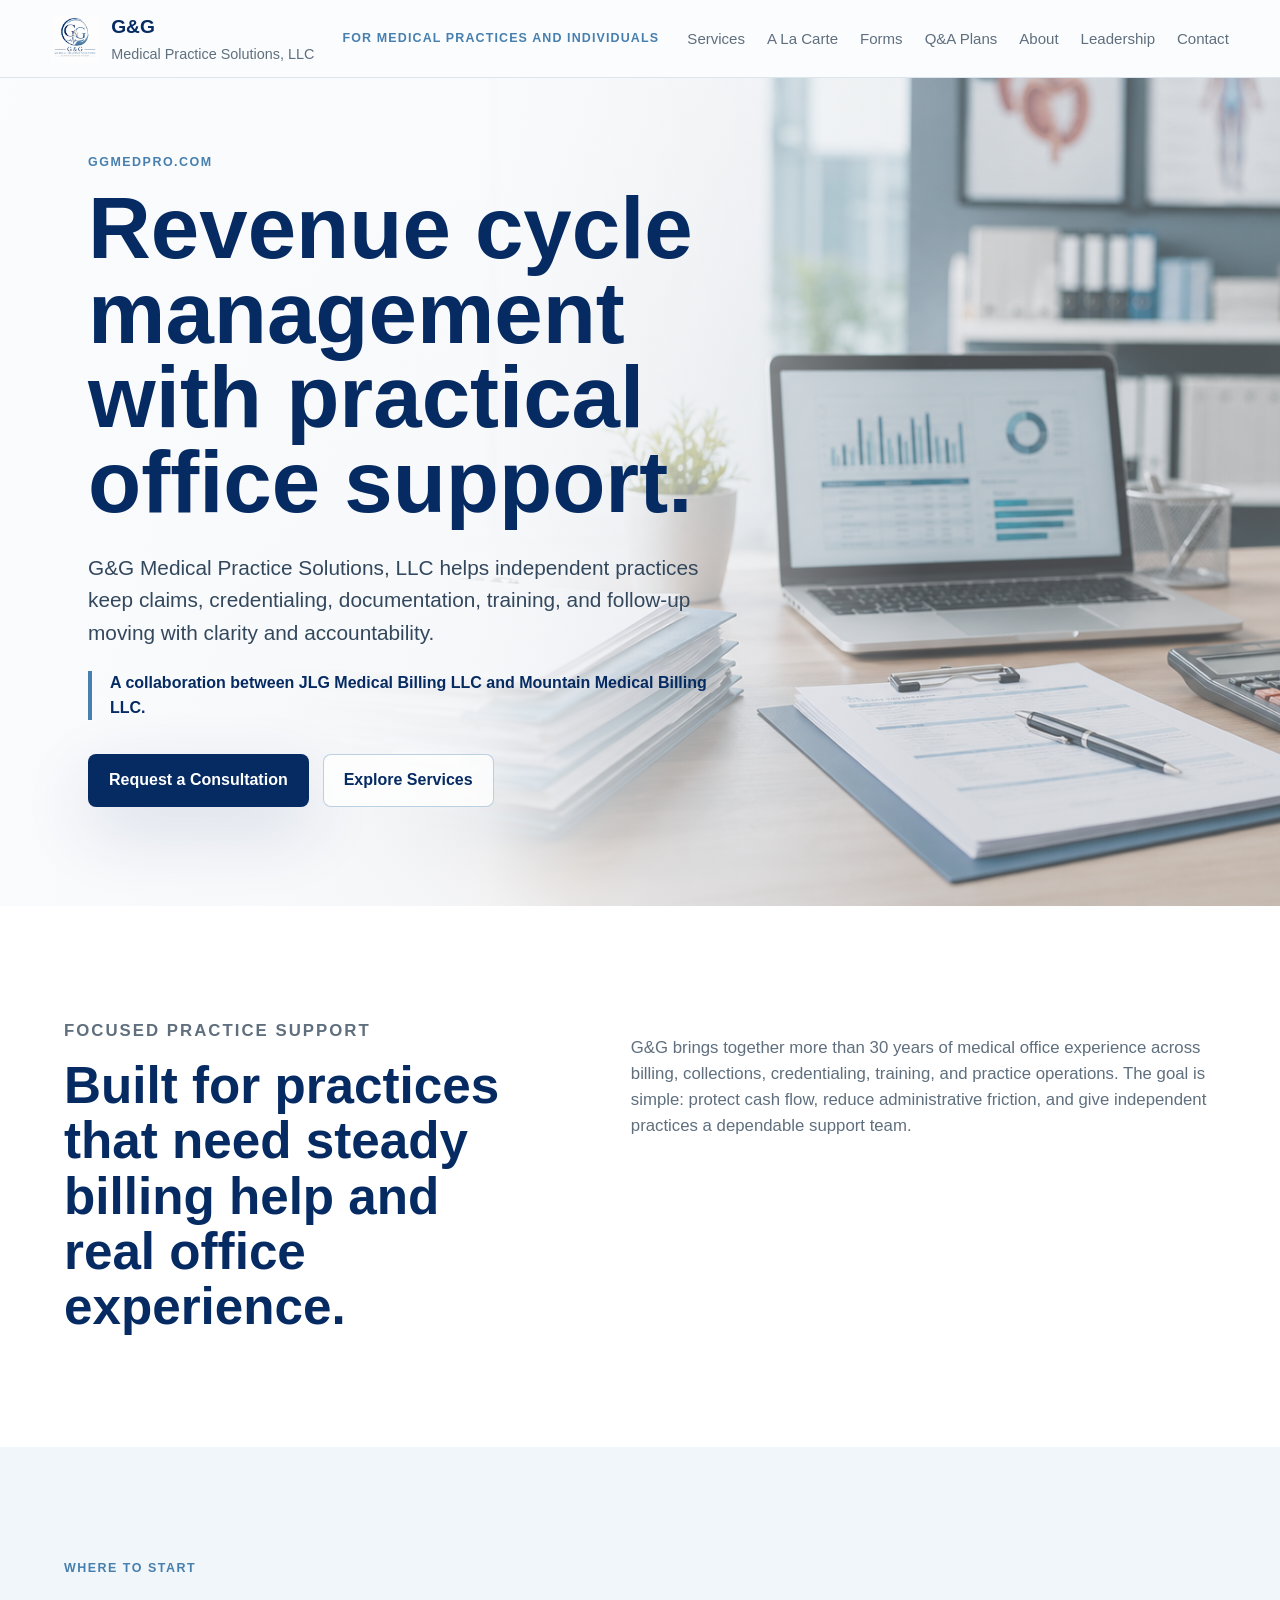
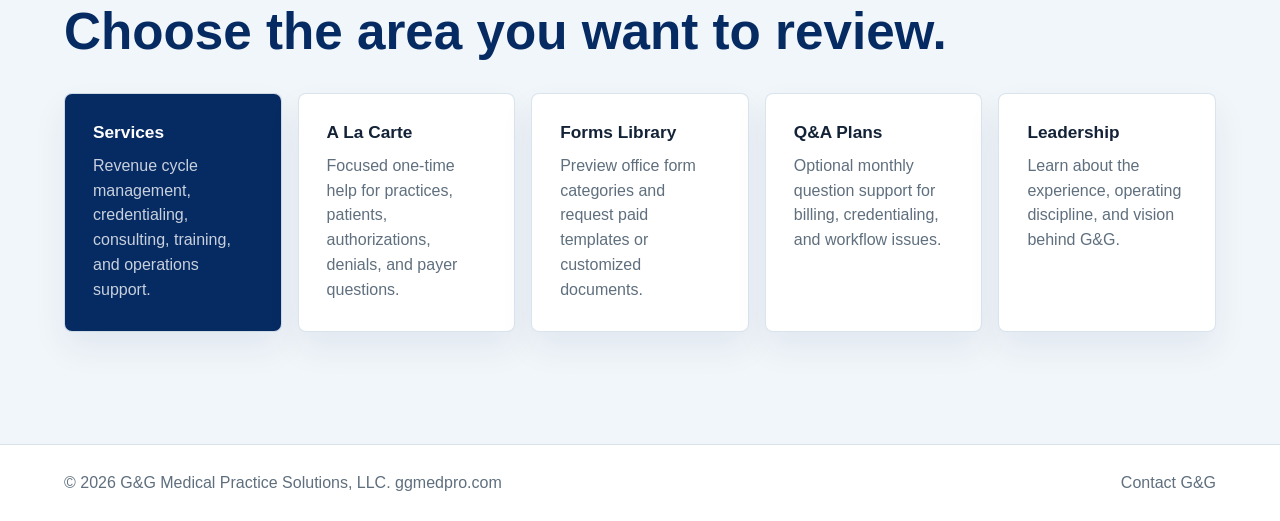
<file: index.html>
<!doctype html>
<html lang="en">
  <head>
    <meta charset="utf-8">
    <meta name="viewport" content="width=device-width, initial-scale=1">
    <meta
      name="description"
      content="G&G Medical Practice Solutions, LLC provides revenue cycle management, credentialing, office forms and policies, Q&A assistance, consulting, and training for independent medical practices."
    >
    <link rel="canonical" href="https://ggmedpro.com/">
    <title>G&G Medical Practice Solutions, LLC</title>
    <link rel="stylesheet" href="styles.css">
  </head>
  <body>
    <header class="site-header">
      <a class="brand" href="index.html" aria-label="G&G Medical Practice Solutions home">
        <img src="assets/gg-logo.png" alt="" class="brand-logo">
        <span>
          <strong>G&G</strong>
          <span>Medical Practice Solutions, LLC</span>
        </span>
      </a>
      <p class="header-audience">For medical practices and individuals</p>
      <nav class="nav" aria-label="Primary navigation">
        <a href="services.html">Services</a>
        <a href="a-la-carte.html">A La Carte</a>
        <a href="forms.html">Forms</a>
        <a href="qa-support.html">Q&A Plans</a>
        <a href="about.html">About</a>
        <a href="owners.html">Leadership</a>
        <a href="contact.html">Contact</a>
      </nav>
    </header>

    <main>
      <section class="hero home-hero" aria-labelledby="hero-title">
        <img
          class="hero-image"
          src="assets/hero-medical-billing.png"
          alt="Organized medical billing workspace with charts and documents"
        >
        <div class="hero-overlay"></div>
        <div class="hero-content">
          <p class="eyebrow">ggmedpro.com</p>
          <h1 id="hero-title">Revenue cycle management with practical office support.</h1>
          <p class="hero-copy">
            G&G Medical Practice Solutions, LLC helps independent practices keep claims,
            credentialing, documentation, training, and follow-up moving with clarity and
            accountability.
          </p>
          <p class="transition-line">
            A collaboration between JLG Medical Billing LLC and Mountain Medical Billing LLC.
          </p>
          <div class="hero-actions">
            <a class="button primary" href="contact.html">Request a Consultation</a>
            <a class="button secondary" href="services.html">Explore Services</a>
          </div>
        </div>
      </section>

      <section class="intro section">
        <div class="section-inner intro-grid">
          <div>
            <p class="eyebrow">Focused practice support</p>
            <h2>Built for practices that need steady billing help and real office experience.</h2>
          </div>
          <p>
            G&G brings together more than 30 years of medical office experience across billing,
            collections, credentialing, training, and practice operations. The goal is simple:
            protect cash flow, reduce administrative friction, and give independent practices a
            dependable support team.
          </p>
        </div>
      </section>

      <section class="section home-links" aria-labelledby="home-links-title">
        <div class="section-inner">
          <div class="section-heading">
            <p class="eyebrow">Where to start</p>
            <h2 id="home-links-title">Choose the area you want to review.</h2>
          </div>
          <div class="overview-grid">
            <a class="link-card featured" href="services.html">
              <h3>Services</h3>
              <p>Revenue cycle management, credentialing, consulting, training, and operations support.</p>
            </a>
            <a class="link-card" href="a-la-carte.html">
              <h3>A La Carte</h3>
              <p>Focused one-time help for practices, patients, authorizations, denials, and payer questions.</p>
            </a>
            <a class="link-card" href="forms.html">
              <h3>Forms Library</h3>
              <p>Preview office form categories and request paid templates or customized documents.</p>
            </a>
            <a class="link-card" href="qa-support.html">
              <h3>Q&A Plans</h3>
              <p>Optional monthly question support for billing, credentialing, and workflow issues.</p>
            </a>
            <a class="link-card" href="owners.html">
              <h3>Leadership</h3>
              <p>Learn about the experience, operating discipline, and vision behind G&G.</p>
            </a>
          </div>
        </div>
      </section>
    </main>

    <footer class="site-footer">
      <p>&copy; 2026 G&G Medical Practice Solutions, LLC. ggmedpro.com</p>
      <a href="contact.html">Contact G&G</a>
    </footer>
  </body>
</html>
</file>
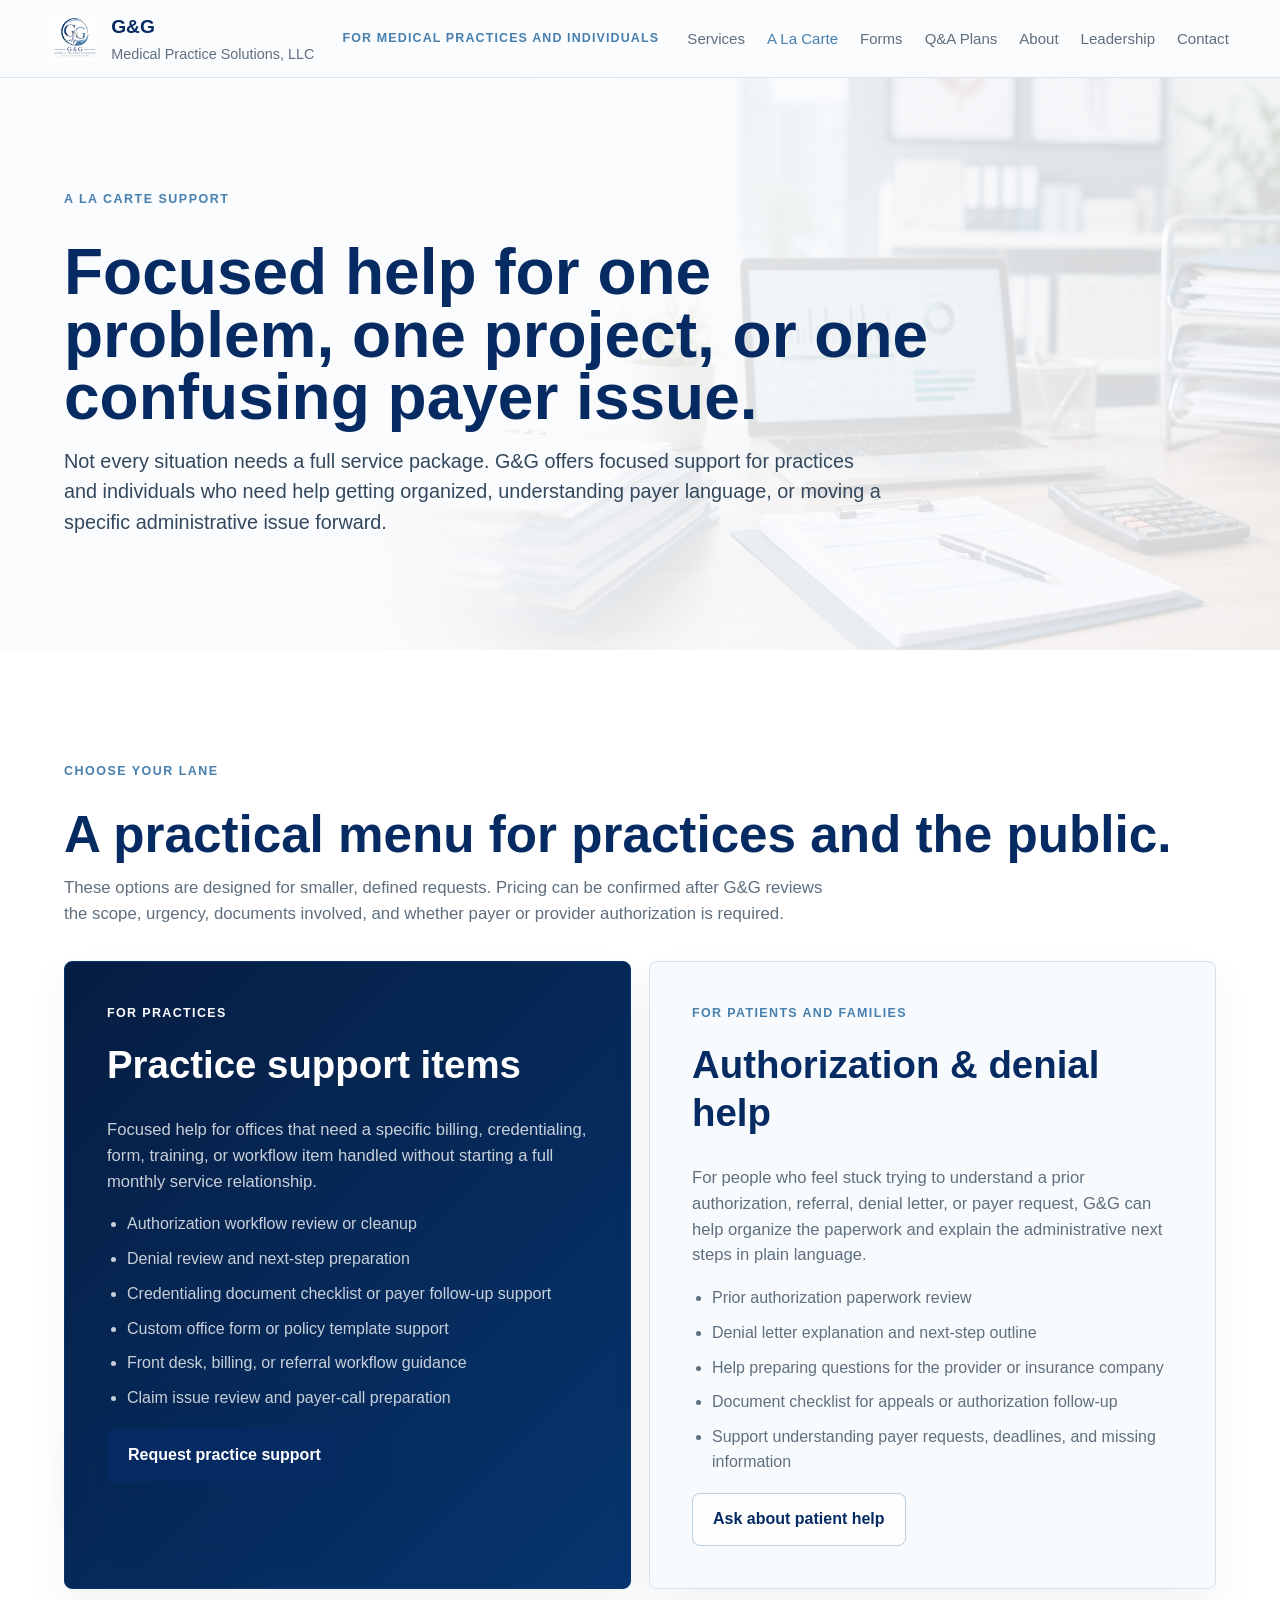
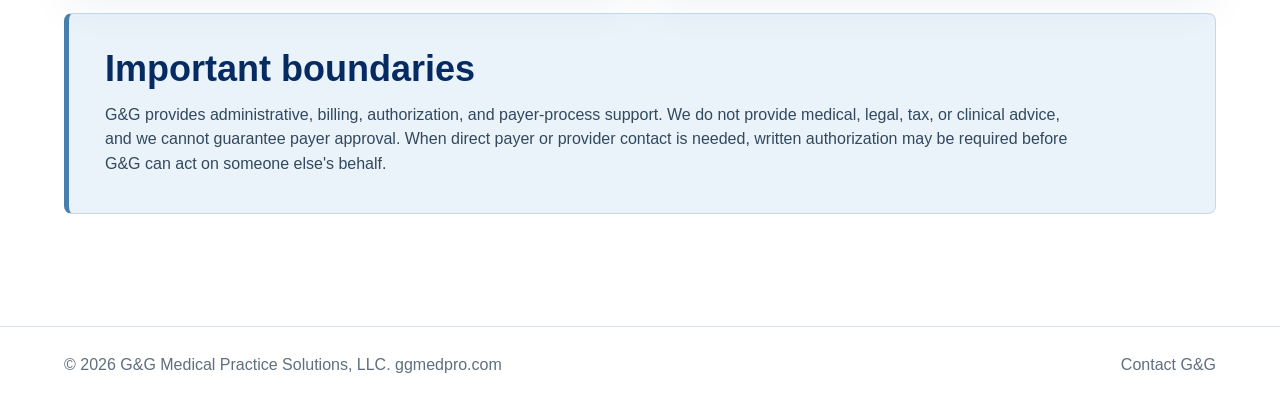
<file: a-la-carte.html>
<!doctype html>
<html lang="en">
  <head>
    <meta charset="utf-8">
    <meta name="viewport" content="width=device-width, initial-scale=1">
    <meta
      name="description"
      content="A la carte medical practice support and patient authorization help from G&G Medical Practice Solutions."
    >
    <title>A La Carte Help | G&G Medical Practice Solutions, LLC</title>
    <link rel="stylesheet" href="styles.css">
  </head>
  <body>
    <header class="site-header">
      <a class="brand" href="index.html" aria-label="G&G Medical Practice Solutions home">
        <img src="assets/gg-logo.png" alt="" class="brand-logo">
        <span>
          <strong>G&G</strong>
          <span>Medical Practice Solutions, LLC</span>
        </span>
      </a>
      <p class="header-audience">For medical practices and individuals</p>
      <nav class="nav" aria-label="Primary navigation">
        <a href="services.html">Services</a>
        <a href="a-la-carte.html" aria-current="page">A La Carte</a>
        <a href="forms.html">Forms</a>
        <a href="qa-support.html">Q&A Plans</a>
        <a href="about.html">About</a>
        <a href="owners.html">Leadership</a>
        <a href="contact.html">Contact</a>
      </nav>
    </header>

    <main>
      <section class="section page-hero">
        <div class="section-inner">
          <p class="eyebrow">A la carte support</p>
          <h1>Focused help for one problem, one project, or one confusing payer issue.</h1>
          <p>
            Not every situation needs a full service package. G&G offers focused support for
            practices and individuals who need help getting organized, understanding payer language,
            or moving a specific administrative issue forward.
          </p>
        </div>
      </section>

      <section class="section ala-carte">
        <div class="section-inner">
          <div class="section-heading">
            <p class="eyebrow">Choose your lane</p>
            <h2>A practical menu for practices and the public.</h2>
            <p>
              These options are designed for smaller, defined requests. Pricing can be confirmed
              after G&G reviews the scope, urgency, documents involved, and whether payer or provider
              authorization is required.
            </p>
          </div>

          <div class="support-lanes">
            <article class="support-lane practice-lane">
              <span class="plan-kicker">For practices</span>
              <h3>Practice support items</h3>
              <p>
                Focused help for offices that need a specific billing, credentialing, form, training,
                or workflow item handled without starting a full monthly service relationship.
              </p>
              <ul class="support-list">
                <li>Authorization workflow review or cleanup</li>
                <li>Denial review and next-step preparation</li>
                <li>Credentialing document checklist or payer follow-up support</li>
                <li>Custom office form or policy template support</li>
                <li>Front desk, billing, or referral workflow guidance</li>
                <li>Claim issue review and payer-call preparation</li>
              </ul>
              <a class="button primary" href="contact.html?service=a-la-carte-practice">
                Request practice support
              </a>
            </article>

            <article class="support-lane public-lane">
              <span class="plan-kicker">For patients and families</span>
              <h3>Authorization & denial help</h3>
              <p>
                For people who feel stuck trying to understand a prior authorization, referral,
                denial letter, or payer request, G&G can help organize the paperwork and explain the
                administrative next steps in plain language.
              </p>
              <ul class="support-list">
                <li>Prior authorization paperwork review</li>
                <li>Denial letter explanation and next-step outline</li>
                <li>Help preparing questions for the provider or insurance company</li>
                <li>Document checklist for appeals or authorization follow-up</li>
                <li>Support understanding payer requests, deadlines, and missing information</li>
              </ul>
              <a class="button secondary" href="contact.html?service=public-auth-help">
                Ask about patient help
              </a>
            </article>
          </div>

          <div class="disclaimer-panel">
            <h2>Important boundaries</h2>
            <p>
              G&G provides administrative, billing, authorization, and payer-process support. We do
              not provide medical, legal, tax, or clinical advice, and we cannot guarantee payer
              approval. When direct payer or provider contact is needed, written authorization may be
              required before G&G can act on someone else's behalf.
            </p>
          </div>
        </div>
      </section>
    </main>

    <footer class="site-footer">
      <p>&copy; 2026 G&G Medical Practice Solutions, LLC. ggmedpro.com</p>
      <a href="contact.html">Contact G&G</a>
    </footer>
  </body>
</html>
</file>
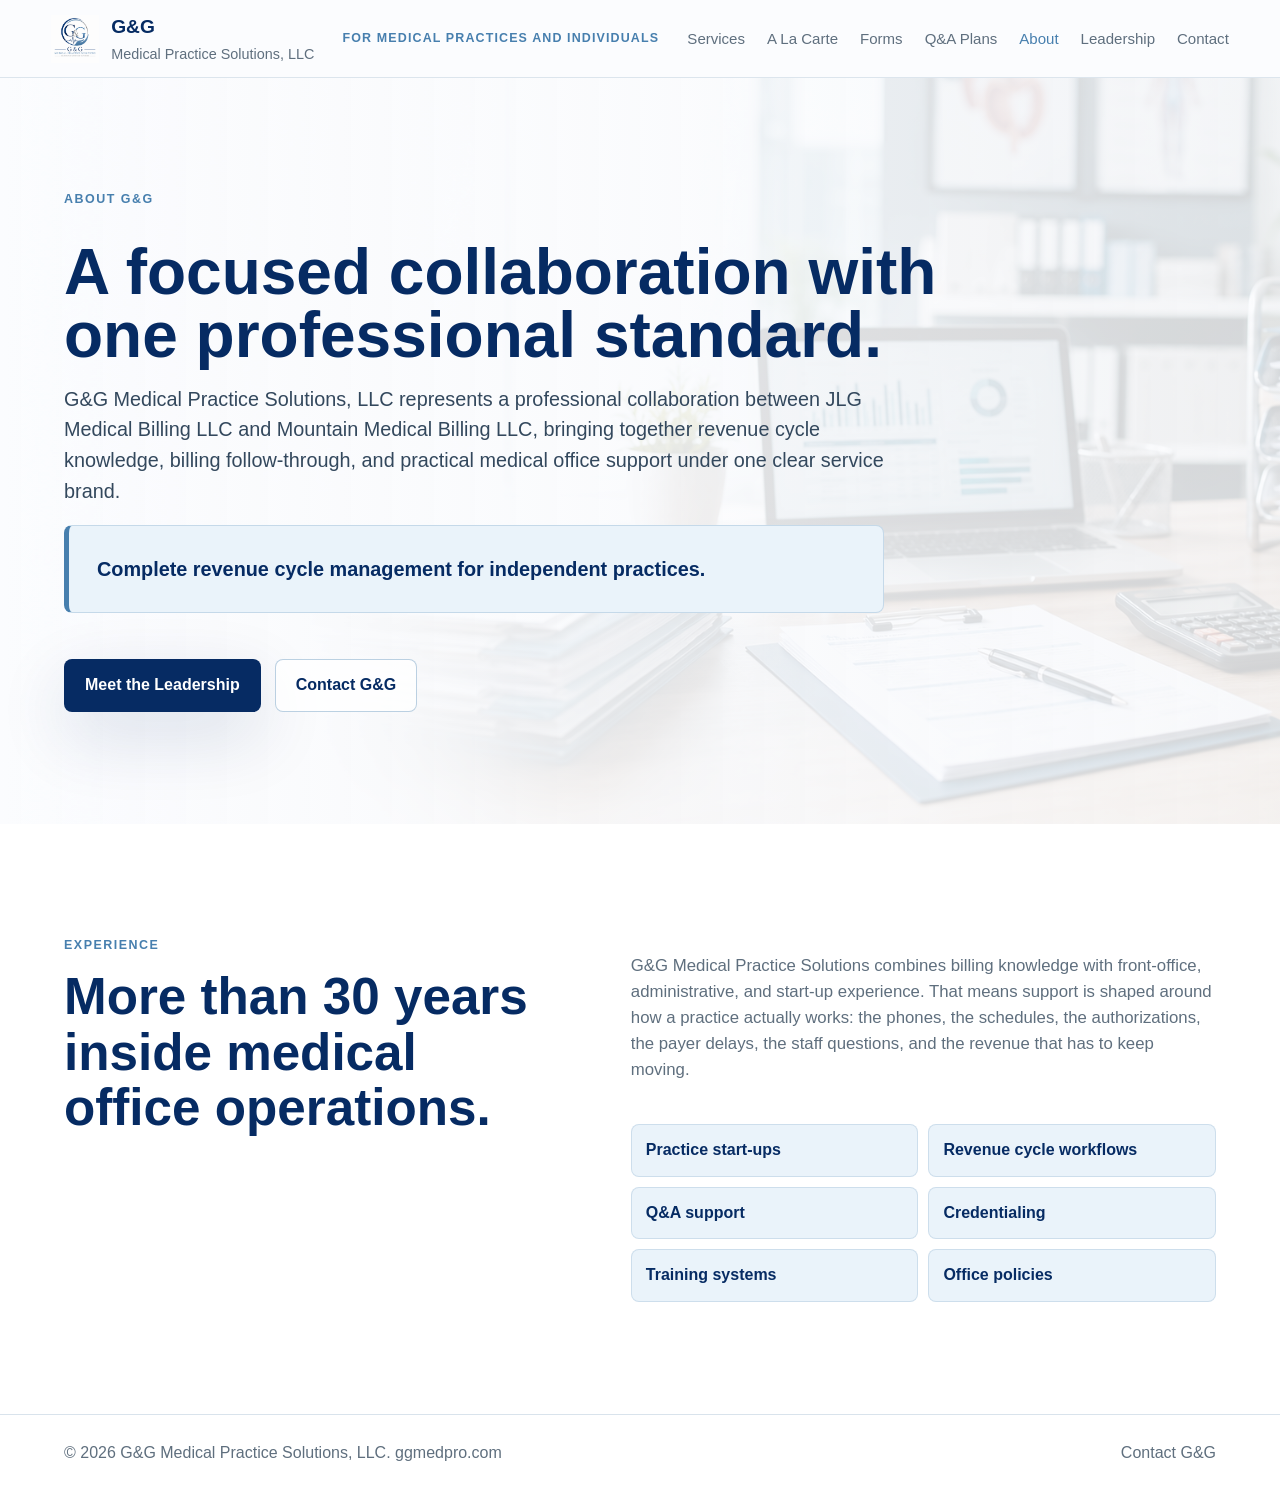
<file: about.html>
<!doctype html>
<html lang="en">
  <head>
    <meta charset="utf-8">
    <meta name="viewport" content="width=device-width, initial-scale=1">
    <meta
      name="description"
      content="Learn about G&G Medical Practice Solutions, LLC and its focused collaboration for independent medical practices."
    >
    <title>About | G&G Medical Practice Solutions, LLC</title>
    <link rel="stylesheet" href="styles.css">
  </head>
  <body>
    <header class="site-header">
      <a class="brand" href="index.html" aria-label="G&G Medical Practice Solutions home">
        <img src="assets/gg-logo.png" alt="" class="brand-logo">
        <span>
          <strong>G&G</strong>
          <span>Medical Practice Solutions, LLC</span>
        </span>
      </a>
      <p class="header-audience">For medical practices and individuals</p>
      <nav class="nav" aria-label="Primary navigation">
        <a href="services.html">Services</a>
        <a href="a-la-carte.html">A La Carte</a>
        <a href="forms.html">Forms</a>
        <a href="qa-support.html">Q&A Plans</a>
        <a href="about.html" aria-current="page">About</a>
        <a href="owners.html">Leadership</a>
        <a href="contact.html">Contact</a>
      </nav>
    </header>

    <main>
      <section class="section page-hero">
        <div class="section-inner">
          <p class="eyebrow">About G&G</p>
          <h1>A focused collaboration with one professional standard.</h1>
          <p>
            G&G Medical Practice Solutions, LLC represents a professional collaboration between
            JLG Medical Billing LLC and Mountain Medical Billing LLC, bringing together revenue cycle
            knowledge, billing follow-through, and practical medical office support under one clear
            service brand.
          </p>
          <p class="tagline-callout">
            Complete revenue cycle management for independent practices.
          </p>
          <div class="page-actions">
            <a class="button primary" href="owners.html">Meet the Leadership</a>
            <a class="button secondary" href="contact.html">Contact G&G</a>
          </div>
        </div>
      </section>

      <section class="section experience" aria-labelledby="experience-title">
        <div class="section-inner experience-grid">
          <div>
            <p class="eyebrow">Experience</p>
            <h2 id="experience-title">More than 30 years inside medical office operations.</h2>
          </div>
          <div class="experience-copy">
            <p>
              G&G Medical Practice Solutions combines billing knowledge with front-office,
              administrative, and start-up experience. That means support is shaped around how a
              practice actually works: the phones, the schedules, the authorizations, the payer
              delays, the staff questions, and the revenue that has to keep moving.
            </p>
            <div class="proof-grid">
              <span>Practice start-ups</span>
              <span>Revenue cycle workflows</span>
              <span>Q&A support</span>
              <span>Credentialing</span>
              <span>Training systems</span>
              <span>Office policies</span>
            </div>
          </div>
        </div>
      </section>
    </main>

    <footer class="site-footer">
      <p>&copy; 2026 G&G Medical Practice Solutions, LLC. ggmedpro.com</p>
      <a href="contact.html">Contact G&G</a>
    </footer>
  </body>
</html>
</file>
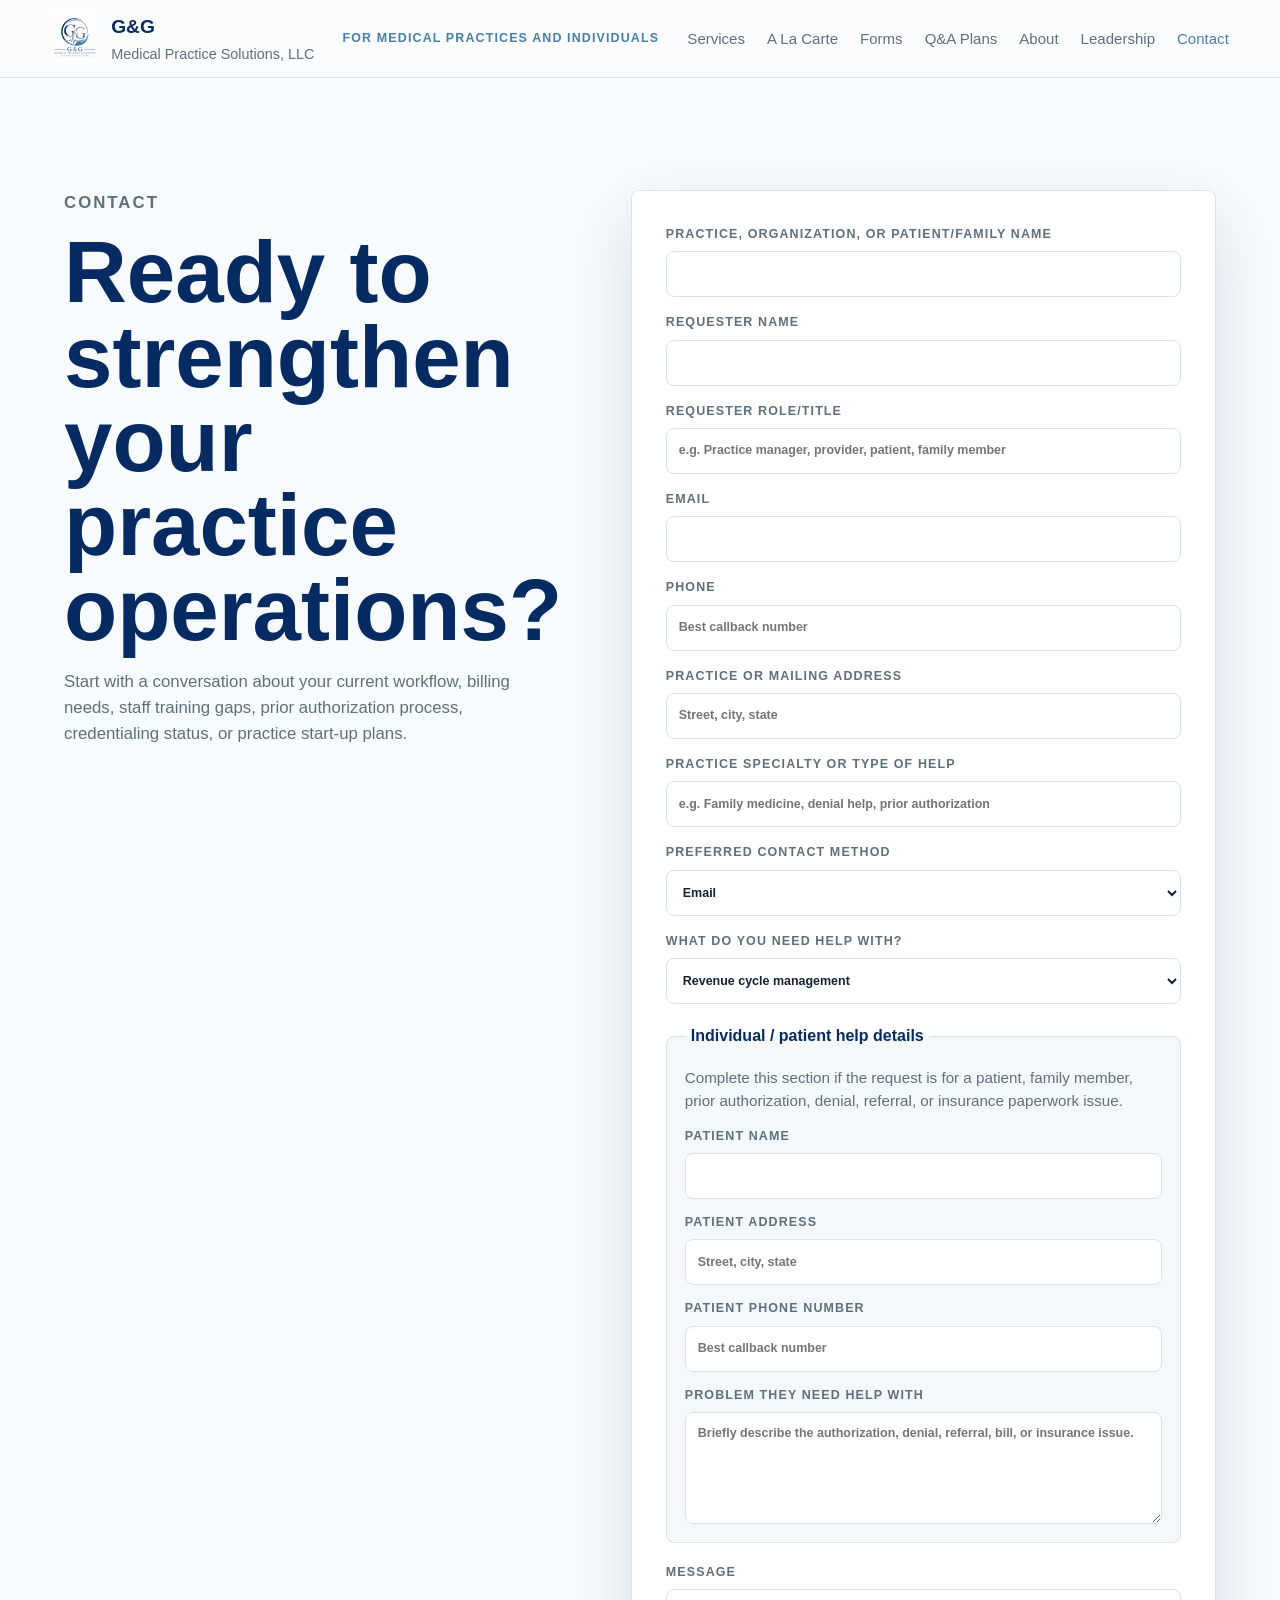
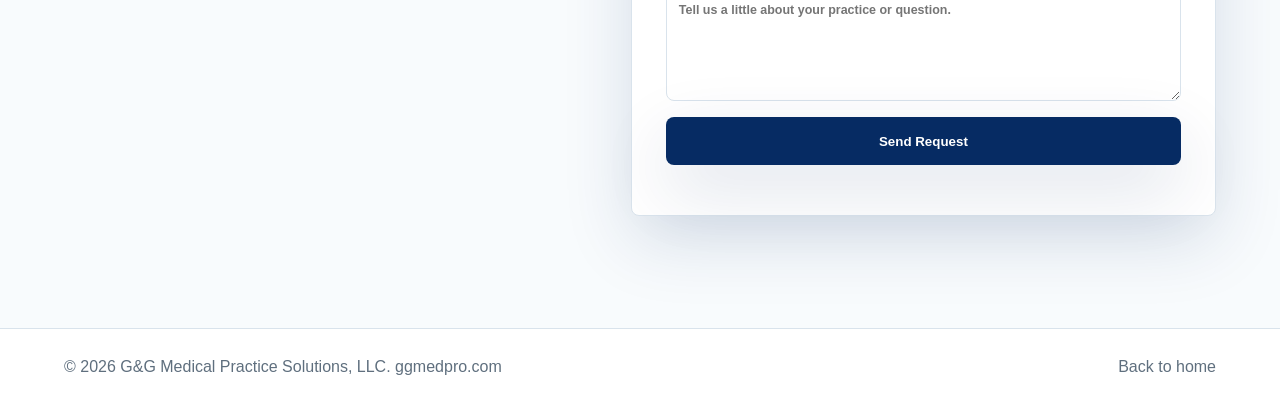
<file: contact.html>
<!doctype html>
<html lang="en">
  <head>
    <meta charset="utf-8">
    <meta name="viewport" content="width=device-width, initial-scale=1">
    <meta
      name="description"
      content="Contact G&G Medical Practice Solutions to request help with revenue cycle management, credentialing, forms, Q&A support, consulting, or training."
    >
    <title>Contact | G&G Medical Practice Solutions, LLC</title>
    <link rel="stylesheet" href="styles.css">
  </head>
  <body>
    <header class="site-header">
      <a class="brand" href="index.html" aria-label="G&G Medical Practice Solutions home">
        <img src="assets/gg-logo.png" alt="" class="brand-logo">
        <span>
          <strong>G&G</strong>
          <span>Medical Practice Solutions, LLC</span>
        </span>
      </a>
      <p class="header-audience">For medical practices and individuals</p>
      <nav class="nav" aria-label="Primary navigation">
        <a href="services.html">Services</a>
        <a href="a-la-carte.html">A La Carte</a>
        <a href="forms.html">Forms</a>
        <a href="qa-support.html">Q&A Plans</a>
        <a href="about.html">About</a>
        <a href="owners.html">Leadership</a>
        <a href="contact.html" aria-current="page">Contact</a>
      </nav>
    </header>

    <main>
      <section class="section contact" aria-labelledby="contact-title">
        <div class="section-inner contact-grid">
          <div>
            <p class="eyebrow">Contact</p>
            <h1 id="contact-title">Ready to strengthen your practice operations?</h1>
            <p>
              Start with a conversation about your current workflow, billing needs, staff training
              gaps, prior authorization process, credentialing status, or practice start-up plans.
            </p>
          </div>
          <form
            class="contact-panel"
            id="consultation-form"
            action="https://formspree.io/f/xbdvvoek"
            method="POST"
            aria-label="Contact information and consultation request"
          >
            <label>
              Practice, organization, or patient/family name
              <input type="text" name="practice_name" autocomplete="organization" required>
            </label>
            <label>
              Requester name
              <input type="text" name="requester_name" autocomplete="name" required>
            </label>
            <label>
              Requester role/title
              <input type="text" name="requester_title" autocomplete="organization-title" placeholder="e.g. Practice manager, provider, patient, family member">
            </label>
            <label>
              Email
              <input type="email" name="email" autocomplete="email" required>
            </label>
            <label>
              Phone
              <input type="tel" name="phone" autocomplete="tel" placeholder="Best callback number">
            </label>
            <label>
              Practice or mailing address
              <input type="text" name="address" autocomplete="street-address" placeholder="Street, city, state">
            </label>
            <label>
              Practice specialty or type of help
              <input type="text" name="specialty" autocomplete="organization-title" placeholder="e.g. Family medicine, denial help, prior authorization">
            </label>
            <label>
              Preferred contact method
              <select name="preferred_contact">
                <option>Email</option>
                <option>Phone call</option>
                <option>Text message</option>
                <option>No preference</option>
              </select>
            </label>
            <label>
              What do you need help with?
              <select name="service">
                <option>Revenue cycle management</option>
                <option>Credentialing</option>
                <option>Office forms and policies</option>
                <option>A la carte practice support</option>
                <option>Patient authorization or denial help</option>
                <option>Q&A assistance</option>
                <option>Q&A subscription</option>
                <option>Consulting</option>
                <option>Training</option>
              </select>
            </label>
            <fieldset class="patient-help-fields" id="patient-help-fields">
              <legend>Individual / patient help details</legend>
              <p>
                Complete this section if the request is for a patient, family member, prior
                authorization, denial, referral, or insurance paperwork issue.
              </p>
              <label>
                Patient name
                <input type="text" name="patient_name" autocomplete="name">
              </label>
              <label>
                Patient address
                <input type="text" name="patient_address" autocomplete="street-address" placeholder="Street, city, state">
              </label>
              <label>
                Patient phone number
                <input type="tel" name="patient_phone" autocomplete="tel" placeholder="Best callback number">
              </label>
              <label>
                Problem they need help with
                <textarea name="patient_problem" rows="4" placeholder="Briefly describe the authorization, denial, referral, bill, or insurance issue."></textarea>
              </label>
            </fieldset>
            <label>
              Message
              <textarea name="message" rows="4" placeholder="Tell us a little about your practice or question."></textarea>
            </label>
            <input type="hidden" name="selected_qa_plan" id="selected-qa-plan">
            <input type="hidden" name="form_interest" id="form-interest">
            <input type="hidden" name="_subject" value="New G&G consultation request">
            <button class="button primary" type="submit">Send Request</button>
            <p class="form-status" id="form-status" aria-live="polite"></p>
          </form>
        </div>
      </section>
    </main>

    <footer class="site-footer">
      <p>&copy; 2026 G&G Medical Practice Solutions, LLC. ggmedpro.com</p>
      <a href="index.html">Back to home</a>
    </footer>
    <script src="site.js"></script>
  </body>
</html>
</file>
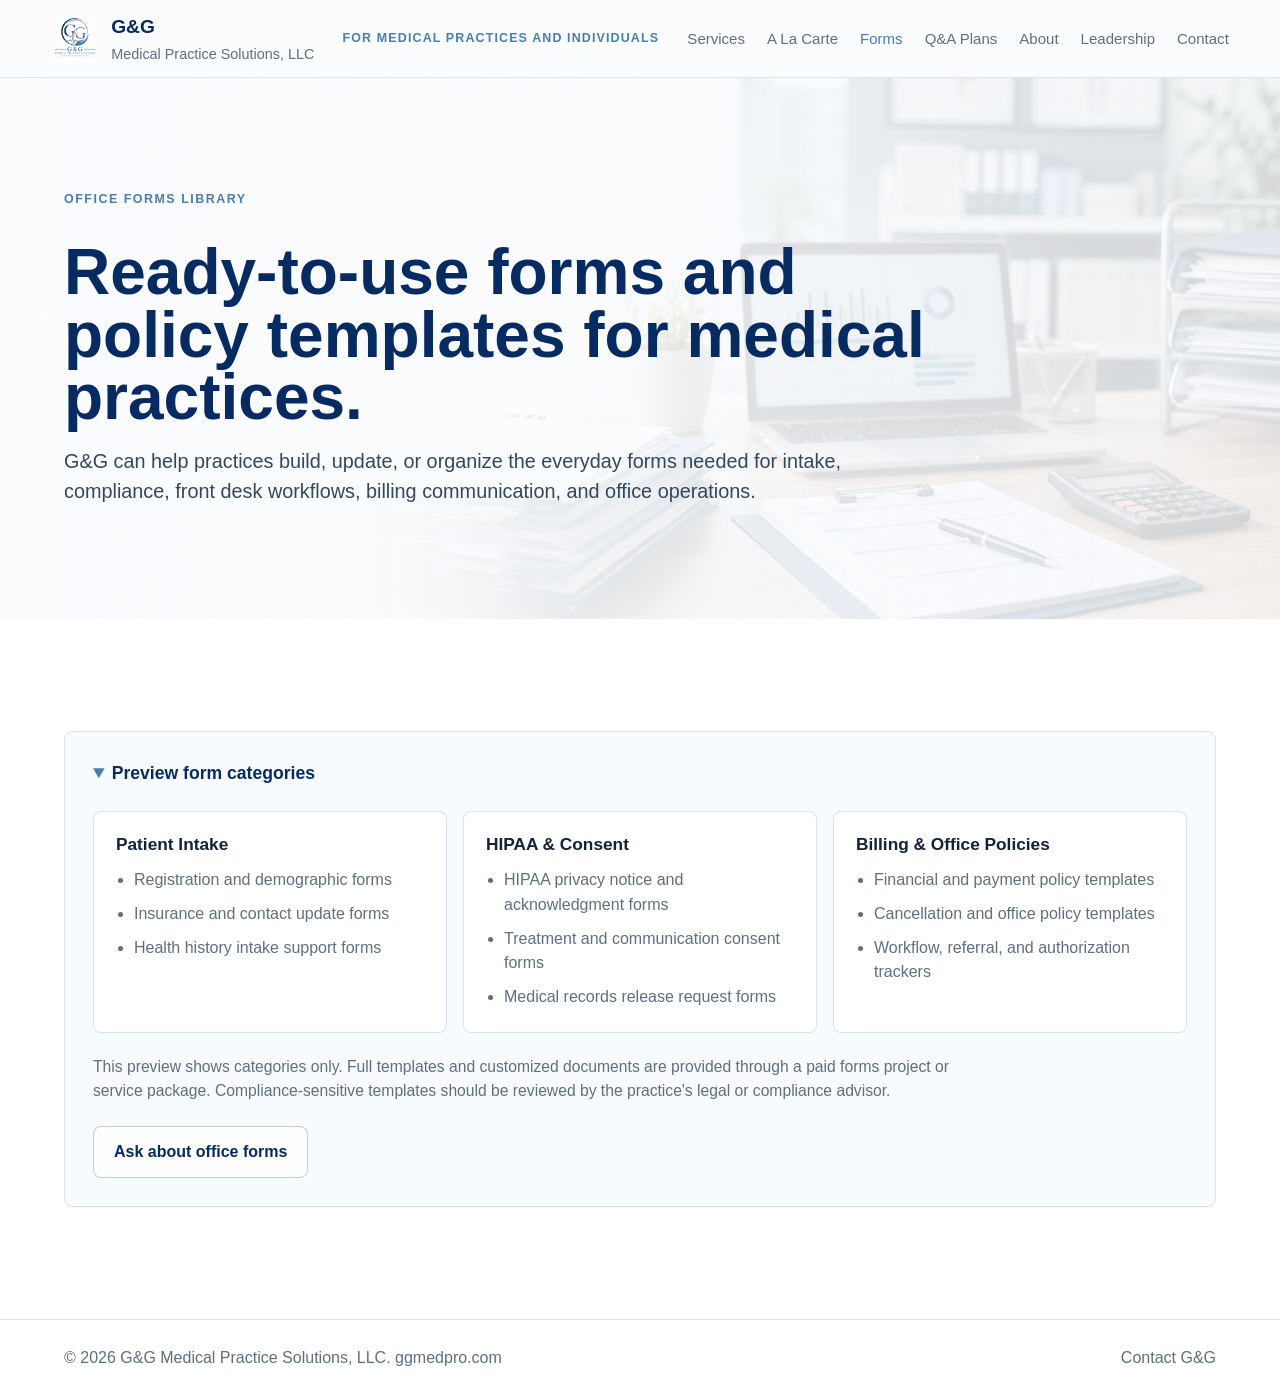
<file: forms.html>
<!doctype html>
<html lang="en">
  <head>
    <meta charset="utf-8">
    <meta name="viewport" content="width=device-width, initial-scale=1">
    <meta
      name="description"
      content="Preview medical office form categories available through paid forms projects from G&G Medical Practice Solutions."
    >
    <title>Forms Library | G&G Medical Practice Solutions, LLC</title>
    <link rel="stylesheet" href="styles.css">
  </head>
  <body>
    <header class="site-header">
      <a class="brand" href="index.html" aria-label="G&G Medical Practice Solutions home">
        <img src="assets/gg-logo.png" alt="" class="brand-logo">
        <span>
          <strong>G&G</strong>
          <span>Medical Practice Solutions, LLC</span>
        </span>
      </a>
      <p class="header-audience">For medical practices and individuals</p>
      <nav class="nav" aria-label="Primary navigation">
        <a href="services.html">Services</a>
        <a href="a-la-carte.html">A La Carte</a>
        <a href="forms.html" aria-current="page">Forms</a>
        <a href="qa-support.html">Q&A Plans</a>
        <a href="about.html">About</a>
        <a href="owners.html">Leadership</a>
        <a href="contact.html">Contact</a>
      </nav>
    </header>

    <main>
      <section class="section page-hero">
        <div class="section-inner">
          <p class="eyebrow">Office forms library</p>
          <h1>Ready-to-use forms and policy templates for medical practices.</h1>
          <p>
            G&G can help practices build, update, or organize the everyday forms needed for
            intake, compliance, front desk workflows, billing communication, and office operations.
          </p>
        </div>
      </section>

      <section class="section forms-library">
        <div class="section-inner">
          <details class="forms-disclosure" open>
            <summary>Preview form categories</summary>
            <div class="forms-panel">
              <div class="forms-group">
                <h3>Patient Intake</h3>
                <ul>
                  <li>Registration and demographic forms</li>
                  <li>Insurance and contact update forms</li>
                  <li>Health history intake support forms</li>
                </ul>
              </div>
              <div class="forms-group">
                <h3>HIPAA & Consent</h3>
                <ul>
                  <li>HIPAA privacy notice and acknowledgment forms</li>
                  <li>Treatment and communication consent forms</li>
                  <li>Medical records release request forms</li>
                </ul>
              </div>
              <div class="forms-group">
                <h3>Billing & Office Policies</h3>
                <ul>
                  <li>Financial and payment policy templates</li>
                  <li>Cancellation and office policy templates</li>
                  <li>Workflow, referral, and authorization trackers</li>
                </ul>
              </div>
            </div>
            <p class="forms-note">
              This preview shows categories only. Full templates and customized documents are provided
              through a paid forms project or service package. Compliance-sensitive templates should be
              reviewed by the practice's legal or compliance advisor.
            </p>
            <a class="button secondary forms-select" href="contact.html?service=forms">Ask about office forms</a>
          </details>
        </div>
      </section>
    </main>

    <footer class="site-footer">
      <p>&copy; 2026 G&G Medical Practice Solutions, LLC. ggmedpro.com</p>
      <a href="contact.html">Contact G&G</a>
    </footer>
    <script src="site.js"></script>
  </body>
</html>
</file>
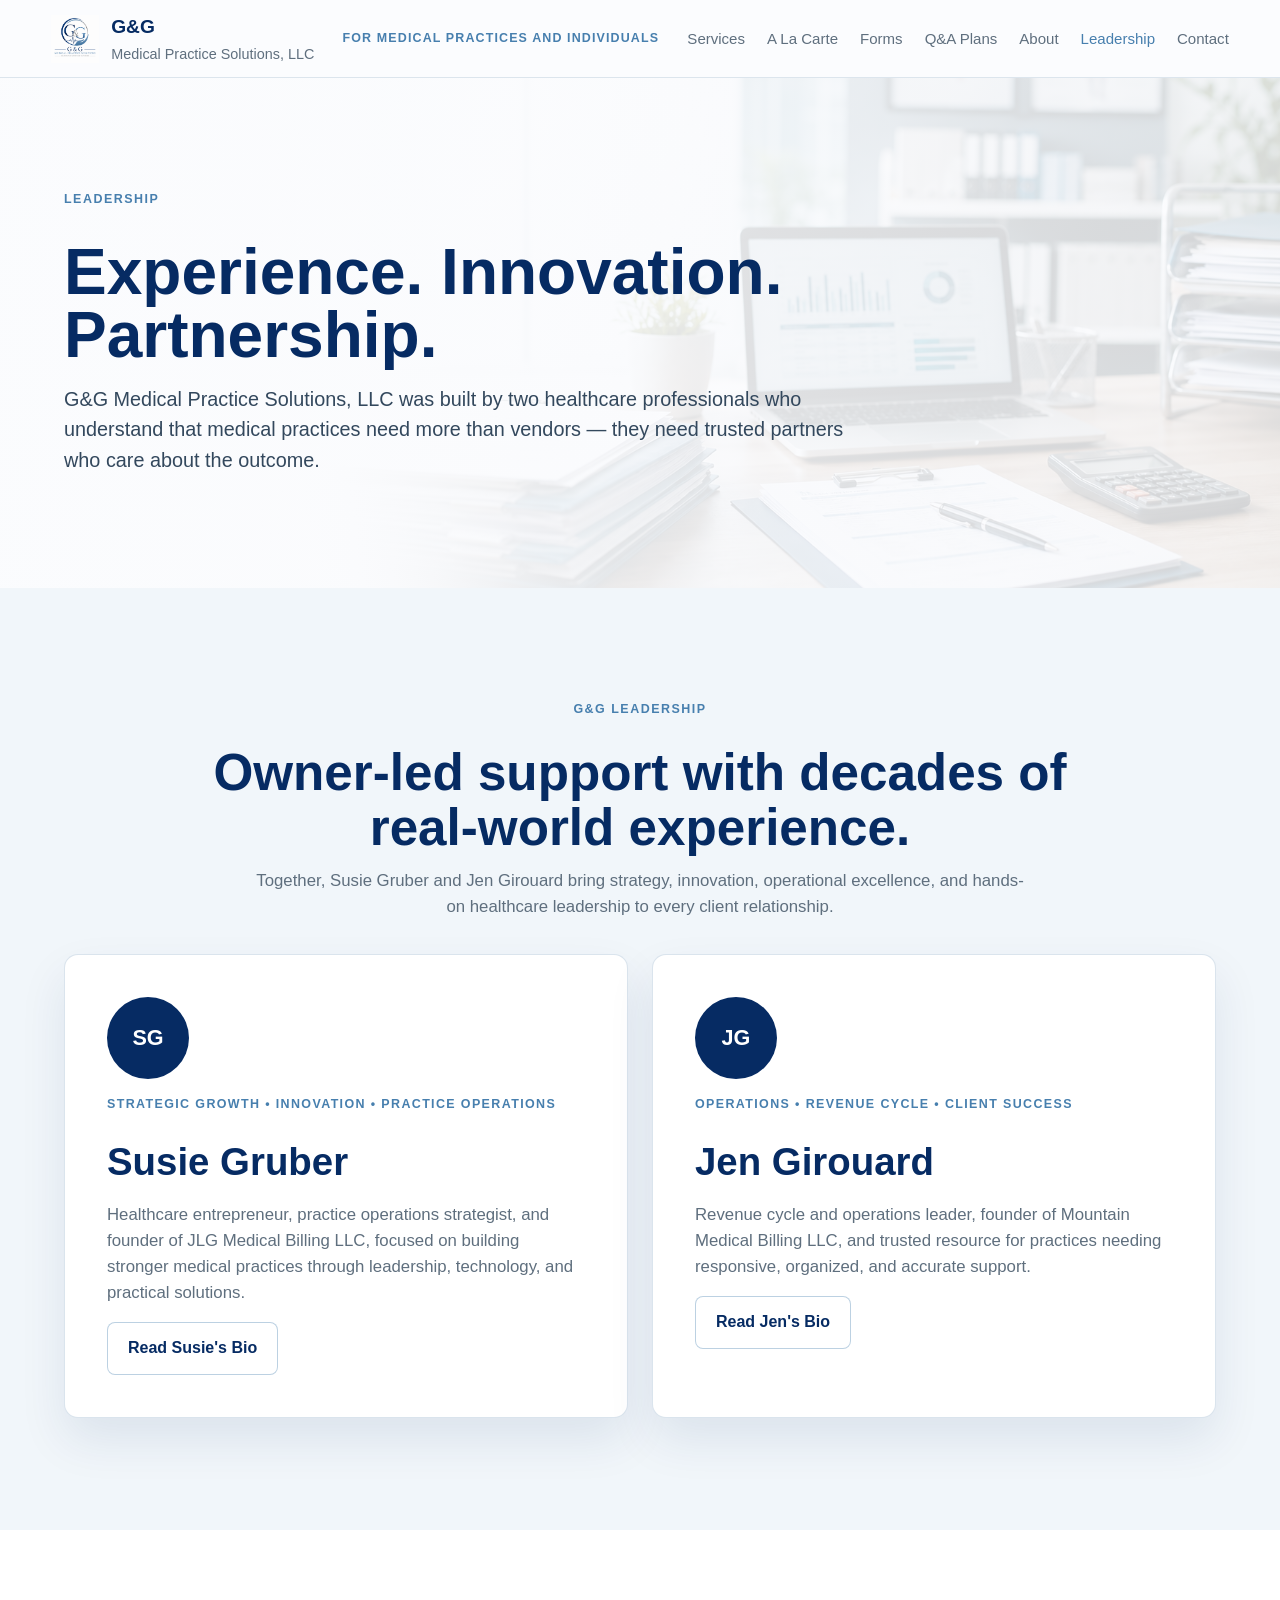
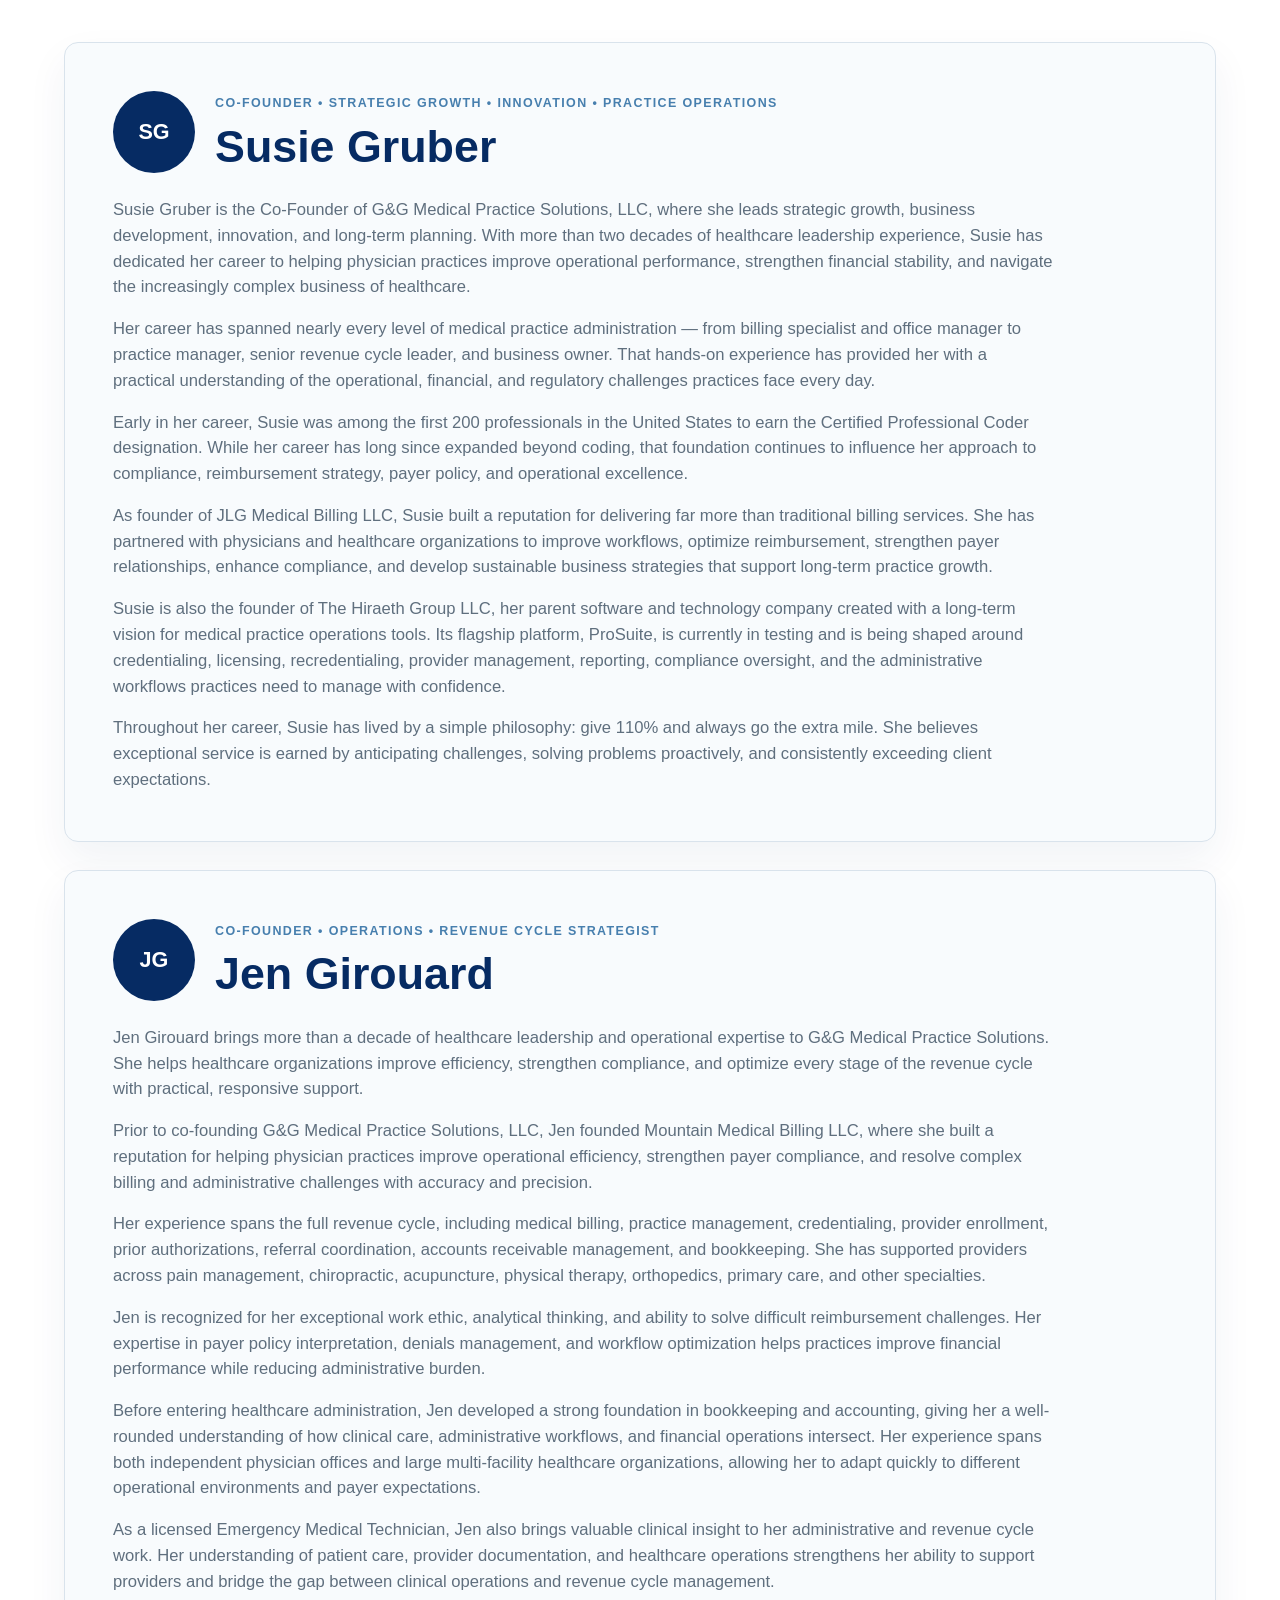
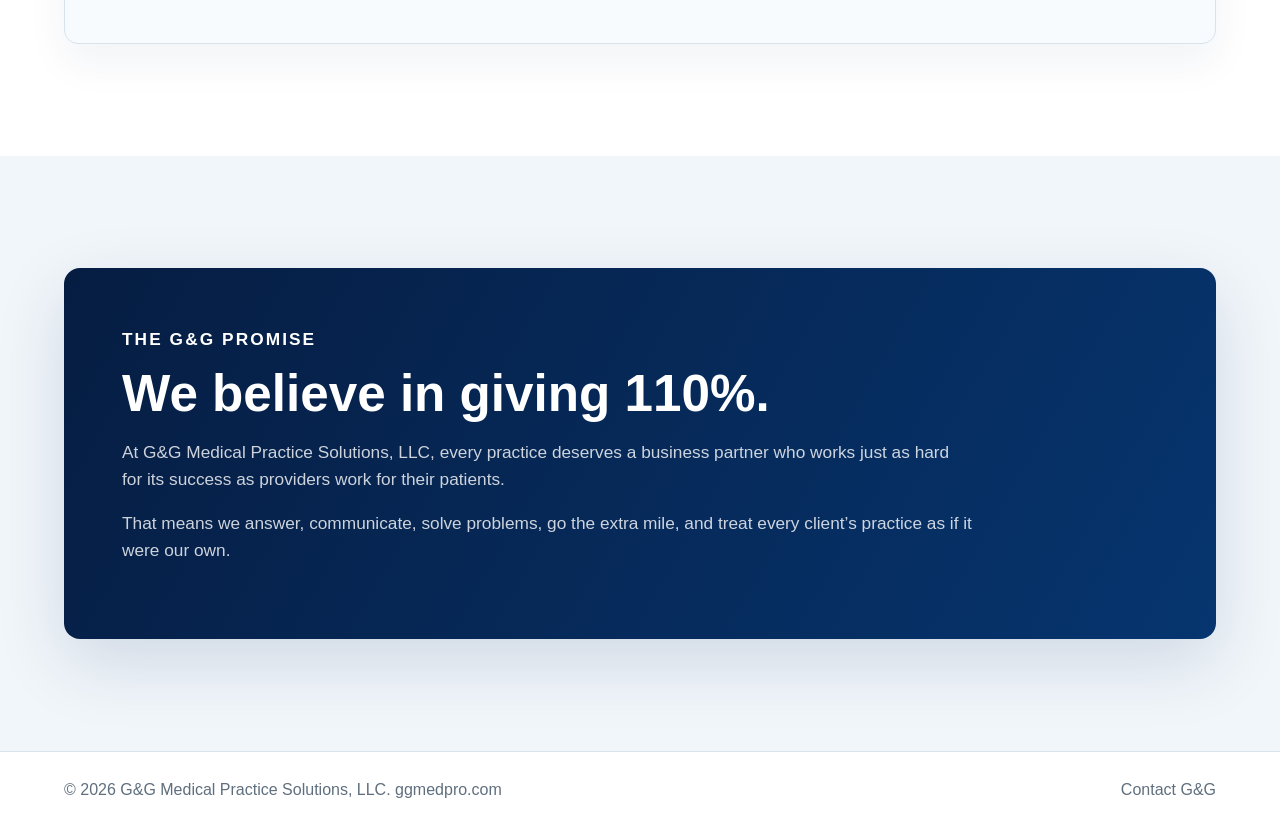
<file: owners.html>
<!doctype html>
<html lang="en">
  <head>
    <meta charset="utf-8">
    <meta name="viewport" content="width=device-width, initial-scale=1">
    <meta name="description" content="Meet the leadership of G&G Medical Practice Solutions, LLC.">
    <title>Leadership | G&G Medical Practice Solutions, LLC</title>
    <link rel="stylesheet" href="styles.css">
  </head>
  <body>
    <header class="site-header">
      <a class="brand" href="index.html" aria-label="G&G Medical Practice Solutions home">
        <img src="assets/gg-logo.png" alt="" class="brand-logo">
        <span>
          <strong>G&G</strong>
          <span>Medical Practice Solutions, LLC</span>
        </span>
      </a>
      <p class="header-audience">For medical practices and individuals</p>
      <nav class="nav" aria-label="Primary navigation">
        <a href="services.html">Services</a>
        <a href="a-la-carte.html">A La Carte</a>
        <a href="forms.html">Forms</a>
        <a href="qa-support.html">Q&A Plans</a>
        <a href="about.html">About</a>
        <a href="owners.html" aria-current="page">Leadership</a>
        <a href="contact.html">Contact</a>
      </nav>
    </header>

    <main>
      <section class="section page-hero">
        <div class="section-inner">
          <p class="eyebrow">Leadership</p>
          <h1>Experience. Innovation. Partnership.</h1>
          <p>
            G&G Medical Practice Solutions, LLC was built by two healthcare professionals who
            understand that medical practices need more than vendors — they need trusted partners
            who care about the outcome.
          </p>
        </div>
      </section>

      <section class="section owners owners-premium" aria-labelledby="owners-title">
        <div class="section-inner">
          <div class="section-heading center-heading">
            <p class="eyebrow">G&G leadership</p>
            <h2 id="owners-title">Owner-led support with decades of real-world experience.</h2>
            <p>
              Together, Susie Gruber and Jen Girouard bring strategy, innovation, operational
              excellence, and hands-on healthcare leadership to every client relationship.
            </p>
          </div>

          <div class="founder-preview-grid">
            <article class="founder-preview-card">
              <div class="owner-initials large-initials" aria-hidden="true">SG</div>
              <p class="owner-role">Strategic Growth &bull; Innovation &bull; Practice Operations</p>
              <h3>Susie Gruber</h3>
              <p>
                Healthcare entrepreneur, practice operations strategist, and founder of JLG Medical
                Billing LLC, focused on building stronger medical practices through leadership,
                technology, and practical solutions.
              </p>
              <a class="button secondary" href="#susie-bio">Read Susie's Bio</a>
            </article>

            <article class="founder-preview-card">
              <div class="owner-initials large-initials" aria-hidden="true">JG</div>
              <p class="owner-role">Operations &bull; Revenue Cycle &bull; Client Success</p>
              <h3>Jen Girouard</h3>
              <p>
                Revenue cycle and operations leader, founder of Mountain Medical Billing LLC, and
                trusted resource for practices needing responsive, organized, and accurate support.
              </p>
              <a class="button secondary" href="#jen-bio">Read Jen's Bio</a>
            </article>
          </div>
        </div>
      </section>

      <section class="section founder-bios">
        <div class="section-inner founder-bio-stack">
          <article class="founder-bio-card" id="susie-bio">
            <div class="bio-header">
              <div class="owner-initials" aria-hidden="true">SG</div>
              <div>
                <p class="owner-role">Co-Founder &bull; Strategic Growth &bull; Innovation &bull; Practice Operations</p>
                <h2>Susie Gruber</h2>
              </div>
            </div>

            <p>
              Susie Gruber is the Co-Founder of G&G Medical Practice Solutions, LLC, where she leads
              strategic growth, business development, innovation, and long-term planning. With more
              than two decades of healthcare leadership experience, Susie has dedicated her career
              to helping physician practices improve operational performance, strengthen financial
              stability, and navigate the increasingly complex business of healthcare.
            </p>
            <p>
              Her career has spanned nearly every level of medical practice administration — from
              billing specialist and office manager to practice manager, senior revenue cycle leader,
              and business owner. That hands-on experience has provided her with a practical
              understanding of the operational, financial, and regulatory challenges practices face
              every day.
            </p>
            <p>
              Early in her career, Susie was among the first 200 professionals in the United States
              to earn the Certified Professional Coder designation. While her career has long since
              expanded beyond coding, that foundation continues to influence her approach to
              compliance, reimbursement strategy, payer policy, and operational excellence.
            </p>
            <p>
              As founder of JLG Medical Billing LLC, Susie built a reputation for delivering far
              more than traditional billing services. She has partnered with physicians and
              healthcare organizations to improve workflows, optimize reimbursement, strengthen
              payer relationships, enhance compliance, and develop sustainable business strategies
              that support long-term practice growth.
            </p>
            <p>
              Susie is also the founder of The Hiraeth Group LLC, her parent software and technology
              company created with a long-term vision for medical practice operations tools. Its
              flagship platform, ProSuite, is currently in testing and is being shaped around
              credentialing, licensing, recredentialing, provider management, reporting, compliance
              oversight, and the administrative workflows practices need to manage with confidence.
            </p>
            <p>
              Throughout her career, Susie has lived by a simple philosophy: give 110% and always
              go the extra mile. She believes exceptional service is earned by anticipating
              challenges, solving problems proactively, and consistently exceeding client
              expectations.
            </p>
          </article>

          <article class="founder-bio-card" id="jen-bio">
            <div class="bio-header">
              <div class="owner-initials" aria-hidden="true">JG</div>
              <div>
                <p class="owner-role">Co-Founder &bull; Operations &bull; Revenue Cycle Strategist</p>
                <h2>Jen Girouard</h2>
              </div>
            </div>

            <p>
              Jen Girouard brings more than a decade of healthcare leadership and operational
              expertise to G&G Medical Practice Solutions. She helps healthcare organizations improve
              efficiency, strengthen compliance, and optimize every stage of the revenue cycle with
              practical, responsive support.
            </p>
            <p>
              Prior to co-founding G&G Medical Practice Solutions, LLC, Jen founded Mountain Medical
              Billing LLC, where she built a reputation for helping physician practices improve
              operational efficiency, strengthen payer compliance, and resolve complex billing and
              administrative challenges with accuracy and precision.
            </p>
            <p>
              Her experience spans the full revenue cycle, including medical billing, practice
              management, credentialing, provider enrollment, prior authorizations, referral
              coordination, accounts receivable management, and bookkeeping. She has supported
              providers across pain management, chiropractic, acupuncture, physical therapy,
              orthopedics, primary care, and other specialties.
            </p>
            <p>
              Jen is recognized for her exceptional work ethic, analytical thinking, and ability to
              solve difficult reimbursement challenges. Her expertise in payer policy interpretation,
              denials management, and workflow optimization helps practices improve financial
              performance while reducing administrative burden.
            </p>
            <p>
              Before entering healthcare administration, Jen developed a strong foundation in
              bookkeeping and accounting, giving her a well-rounded understanding of how clinical
              care, administrative workflows, and financial operations intersect. Her experience
              spans both independent physician offices and large multi-facility healthcare
              organizations, allowing her to adapt quickly to different operational environments and
              payer expectations.
            </p>
            <p>
              As a licensed Emergency Medical Technician, Jen also brings valuable clinical insight
              to her administrative and revenue cycle work. Her understanding of patient care,
              provider documentation, and healthcare operations strengthens her ability to support
              providers and bridge the gap between clinical operations and revenue cycle management.
            </p>
          </article>
        </div>
      </section>

      <section class="section gg-promise-section">
        <div class="section-inner">
          <div class="highlight-panel">
            <p class="eyebrow">The G&G Promise</p>
            <h2>We believe in giving 110%.</h2>
            <p>
              At G&G Medical Practice Solutions, LLC, every practice deserves a business partner
              who works just as hard for its success as providers work for their patients.
            </p>
            <p>
              That means we answer, communicate, solve problems, go the extra mile, and treat every
              client’s practice as if it were our own.
            </p>
          </div>
        </div>
      </section>
    </main>

    <footer class="site-footer">
      <p>&copy; 2026 G&G Medical Practice Solutions, LLC. ggmedpro.com</p>
      <a href="contact.html">Contact G&G</a>
    </footer>
  </body>
</html>
</file>
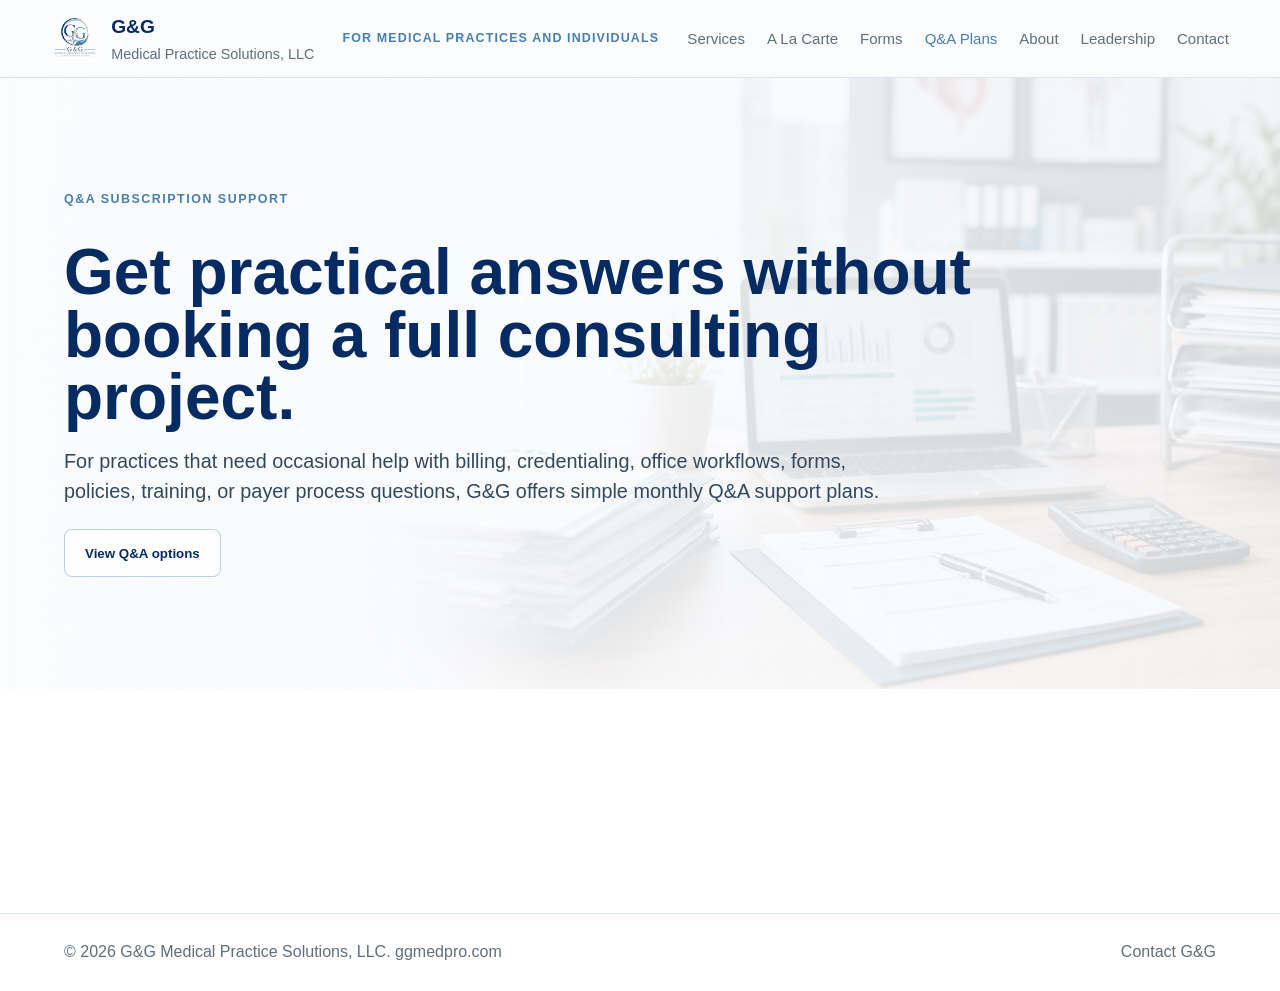
<file: qa-support.html>
<!doctype html>
<html lang="en">
  <head>
    <meta charset="utf-8">
    <meta name="viewport" content="width=device-width, initial-scale=1">
    <meta
      name="description"
      content="Monthly Q&A support plans for medical billing, credentialing, workflow, forms, policy, and office operations questions."
    >
    <title>Q&A Support Plans | G&G Medical Practice Solutions, LLC</title>
    <link rel="stylesheet" href="styles.css">
  </head>
  <body>
    <header class="site-header">
      <a class="brand" href="index.html" aria-label="G&G Medical Practice Solutions home">
        <img src="assets/gg-logo.png" alt="" class="brand-logo">
        <span>
          <strong>G&G</strong>
          <span>Medical Practice Solutions, LLC</span>
        </span>
      </a>
      <p class="header-audience">For medical practices and individuals</p>
      <nav class="nav" aria-label="Primary navigation">
        <a href="services.html">Services</a>
        <a href="a-la-carte.html">A La Carte</a>
        <a href="forms.html">Forms</a>
        <a href="qa-support.html" aria-current="page">Q&A Plans</a>
        <a href="about.html">About</a>
        <a href="owners.html">Leadership</a>
        <a href="contact.html">Contact</a>
      </nav>
    </header>

    <main>
      <section class="section page-hero">
        <div class="section-inner">
          <p class="eyebrow">Q&A subscription support</p>
          <h1>Get practical answers without booking a full consulting project.</h1>
          <p>
            For practices that need occasional help with billing, credentialing, office workflows,
            forms, policies, training, or payer process questions, G&G offers simple monthly Q&A
            support plans.
          </p>
          <button class="button secondary qa-toggle" type="button" aria-expanded="false" aria-controls="qa-plan-panel">
            View Q&A options
          </button>
        </div>
      </section>

      <section class="section qa-support">
        <div class="section-inner">
          <div class="qa-plan-panel" id="qa-plan-panel" hidden>
            <div class="qa-plan-grid">
              <article class="qa-plan">
                <span class="plan-kicker">Quick Help</span>
                <h3>1 question</h3>
                <p class="plan-price">$35<span>/month</span></p>
                <p>Best for a focused question or quick second opinion on a billing or office process issue.</p>
                <a class="button secondary qa-select" href="contact.html?service=qa&plan=quick-help" data-plan="Quick Help - 1 question/month ($35)">Ask about this plan</a>
              </article>
              <article class="qa-plan featured">
                <span class="plan-kicker">Most useful</span>
                <h3>3 questions</h3>
                <p class="plan-price">$85<span>/month</span></p>
                <p>Good for practices that want ongoing access to practical administrative and revenue cycle guidance.</p>
                <a class="button primary qa-select" href="contact.html?service=qa&plan=support" data-plan="Support - 3 questions/month ($85)">Ask about this plan</a>
              </article>
              <article class="qa-plan">
                <span class="plan-kicker">Priority Q&A</span>
                <h3>5 questions</h3>
                <p class="plan-price">$125<span>/month</span></p>
                <p>Built for teams that need more frequent help with payer issues, training, workflow, or forms.</p>
                <a class="button secondary qa-select" href="contact.html?service=qa&plan=priority" data-plan="Priority Q&A - 5 questions/month ($125)">Ask about this plan</a>
              </article>
            </div>
            <p class="qa-note">
              Q&A support is for billing, credentialing, workflow, training, forms, policy, and office
              operations questions. It does not include legal, tax, or clinical medical advice.
            </p>
          </div>
        </div>
      </section>
    </main>

    <footer class="site-footer">
      <p>&copy; 2026 G&G Medical Practice Solutions, LLC. ggmedpro.com</p>
      <a href="contact.html">Contact G&G</a>
    </footer>
    <script src="site.js"></script>
  </body>
</html>
</file>
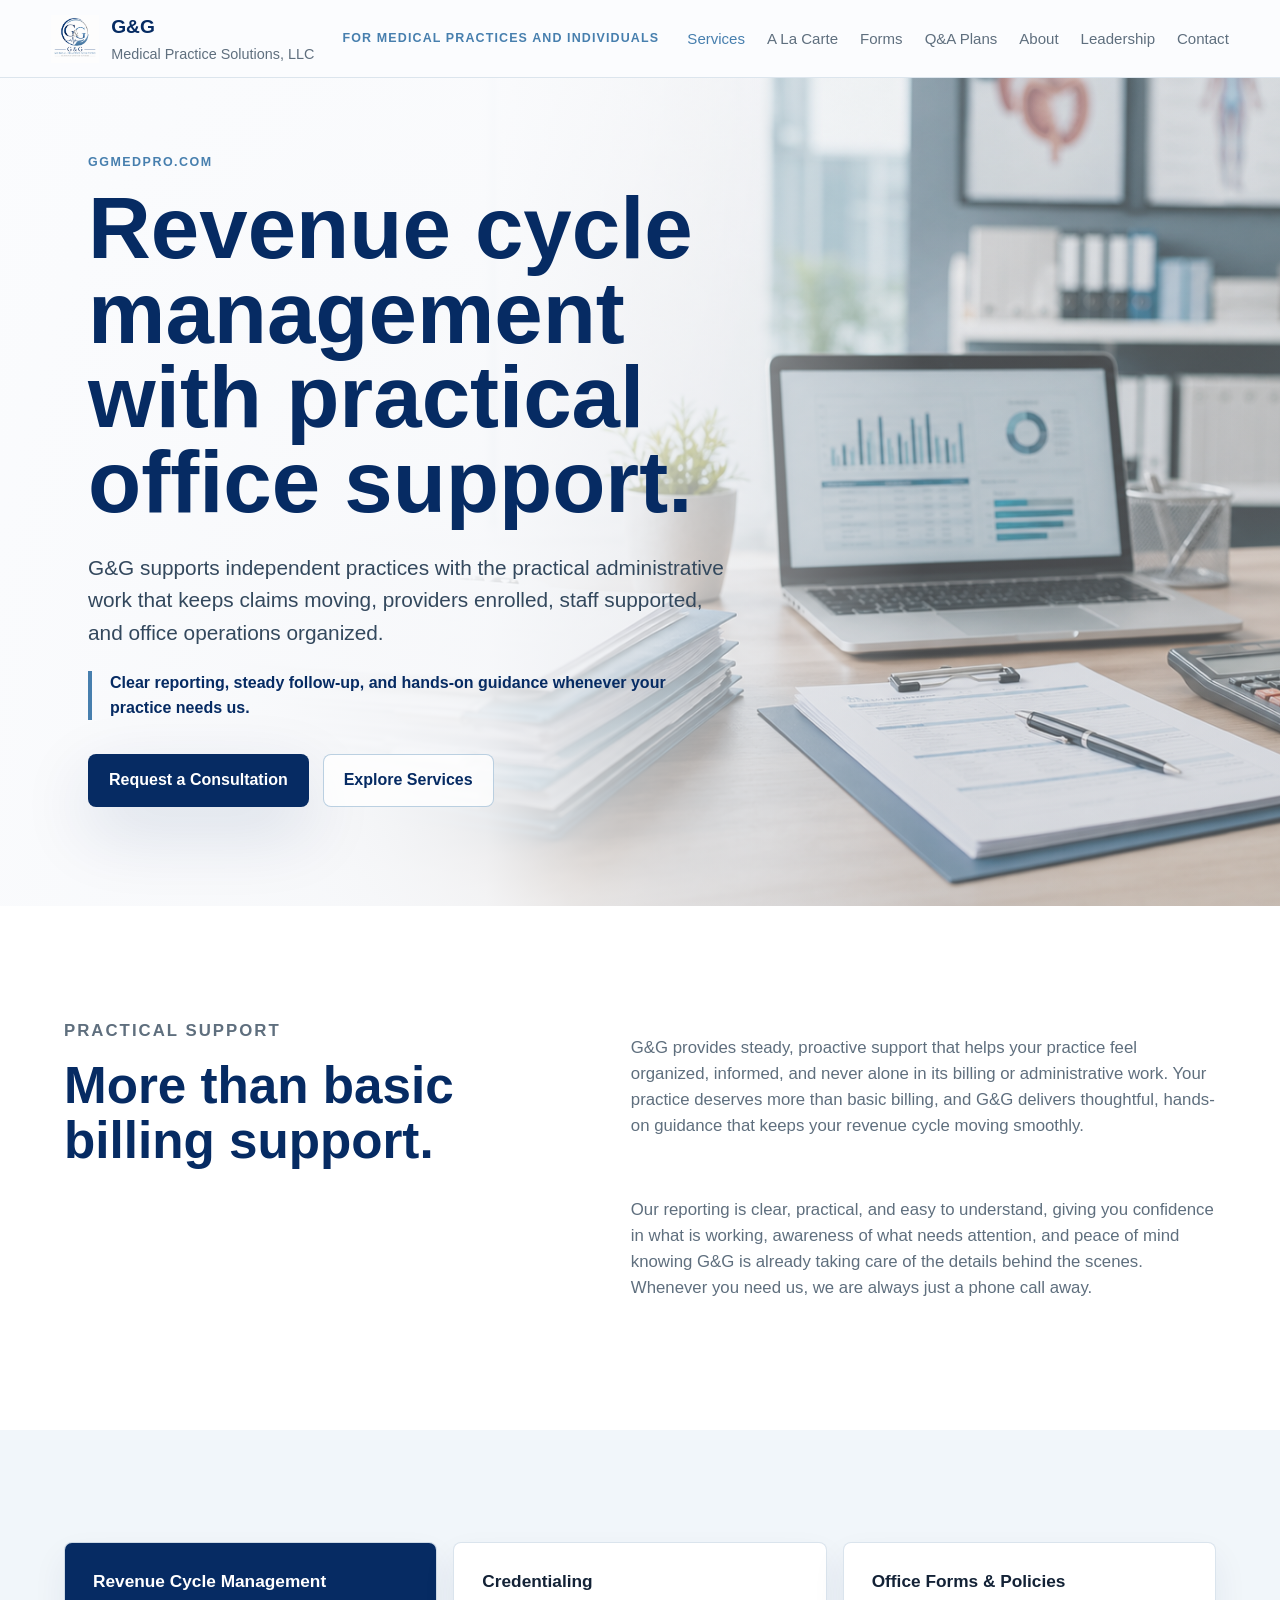
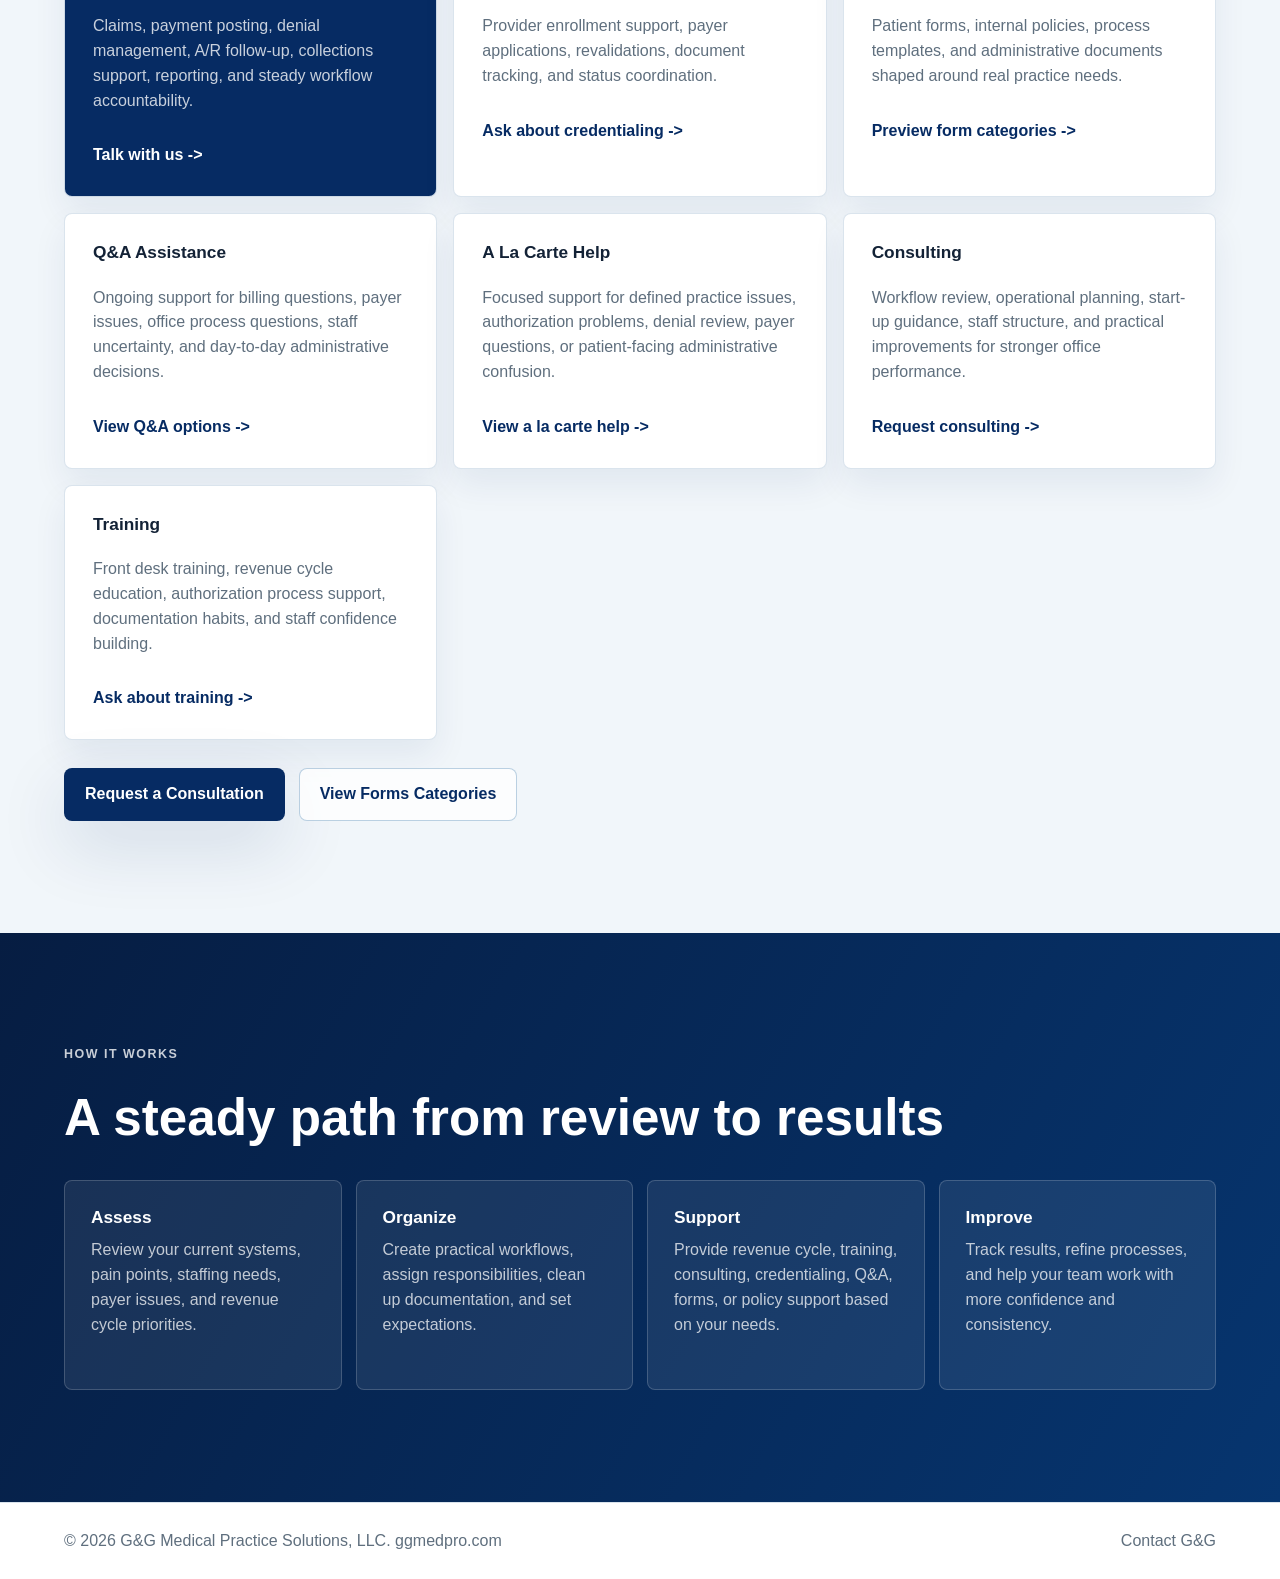
<file: services.html>
<!doctype html>
<html lang="en">
  <head>
    <meta charset="utf-8">
    <meta name="viewport" content="width=device-width, initial-scale=1">
    <meta
      name="description"
      content="Services from G&G Medical Practice Solutions, including revenue cycle management, credentialing, office forms, Q&A support, consulting, and training."
    >
    <title>Services | G&G Medical Practice Solutions, LLC</title>
    <link rel="stylesheet" href="styles.css">
  </head>
  <body>
    <header class="site-header">
      <a class="brand" href="index.html" aria-label="G&G Medical Practice Solutions home">
        <img src="assets/gg-logo.png" alt="" class="brand-logo">
        <span>
          <strong>G&G</strong>
          <span>Medical Practice Solutions, LLC</span>
        </span>
      </a>
      <p class="header-audience">For medical practices and individuals</p>
      <nav class="nav" aria-label="Primary navigation">
        <a href="services.html" aria-current="page">Services</a>
        <a href="a-la-carte.html">A La Carte</a>
        <a href="forms.html">Forms</a>
        <a href="qa-support.html">Q&A Plans</a>
        <a href="about.html">About</a>
        <a href="owners.html">Leadership</a>
        <a href="contact.html">Contact</a>
      </nav>
    </header>

    <main>
      <section class="hero service-hero" aria-labelledby="services-title">
        <img
          class="hero-image"
          src="assets/hero-medical-billing.png"
          alt="Organized medical billing workspace with charts and documents"
        >
        <div class="hero-overlay"></div>
        <div class="hero-content">
          <p class="eyebrow">ggmedpro.com</p>
          <h1 id="services-title">Revenue cycle management with practical office support.</h1>
          <p class="hero-copy">
            G&G supports independent practices with the practical administrative work that keeps
            claims moving, providers enrolled, staff supported, and office operations organized.
          </p>
          <p class="transition-line">
            Clear reporting, steady follow-up, and hands-on guidance whenever your practice needs us.
          </p>
          <div class="hero-actions">
            <a class="button primary" href="contact.html">Request a Consultation</a>
            <a class="button secondary" href="#service-options">Explore Services</a>
          </div>
        </div>
      </section>

      <section class="intro section service-assurance">
        <div class="section-inner intro-grid">
          <div>
            <p class="eyebrow">Practical support</p>
            <h2>More than basic billing support.</h2>
          </div>
          <div class="experience-copy">
            <p>
              G&G provides steady, proactive support that helps your practice feel organized,
              informed, and never alone in its billing or administrative work. Your practice deserves
              more than basic billing, and G&G delivers thoughtful, hands-on guidance that keeps your
              revenue cycle moving smoothly.
            </p>
            <p>
              Our reporting is clear, practical, and easy to understand, giving you confidence in
              what is working, awareness of what needs attention, and peace of mind knowing G&G is
              already taking care of the details behind the scenes. Whenever you need us, we are
              always just a phone call away.
            </p>
          </div>
        </div>
      </section>

      <section class="section solutions" id="service-options">
        <div class="section-inner">
          <div class="solution-grid">
            <article class="solution-card featured">
              <h3>Revenue Cycle Management</h3>
              <p>
                Claims, payment posting, denial management, A/R follow-up, collections support,
                reporting, and steady workflow accountability.
              </p>
              <a class="card-link" href="contact.html?service=revenue-cycle">Talk with us</a>
            </article>
            <article class="solution-card">
              <h3>Credentialing</h3>
              <p>
                Provider enrollment support, payer applications, revalidations, document tracking,
                and status coordination.
              </p>
              <a class="card-link" href="contact.html?service=credentialing">Ask about credentialing</a>
            </article>
            <article class="solution-card">
              <h3>Office Forms & Policies</h3>
              <p>
                Patient forms, internal policies, process templates, and administrative documents
                shaped around real practice needs.
              </p>
              <a class="card-link" href="forms.html">Preview form categories</a>
            </article>
            <article class="solution-card">
              <h3>Q&A Assistance</h3>
              <p>
                Ongoing support for billing questions, payer issues, office process questions,
                staff uncertainty, and day-to-day administrative decisions.
              </p>
              <a class="card-link" href="qa-support.html">View Q&A options</a>
            </article>
            <article class="solution-card">
              <h3>A La Carte Help</h3>
              <p>
                Focused support for defined practice issues, authorization problems, denial review,
                payer questions, or patient-facing administrative confusion.
              </p>
              <a class="card-link" href="a-la-carte.html">View a la carte help</a>
            </article>
            <article class="solution-card">
              <h3>Consulting</h3>
              <p>
                Workflow review, operational planning, start-up guidance, staff structure, and
                practical improvements for stronger office performance.
              </p>
              <a class="card-link" href="contact.html?service=consulting">Request consulting</a>
            </article>
            <article class="solution-card">
              <h3>Training</h3>
              <p>
                Front desk training, revenue cycle education, authorization process support,
                documentation habits, and staff confidence building.
              </p>
              <a class="card-link" href="contact.html?service=training">Ask about training</a>
            </article>
          </div>
          <div class="page-actions">
            <a class="button primary" href="contact.html">Request a Consultation</a>
            <a class="button secondary" href="forms.html">View Forms Categories</a>
          </div>
        </div>
      </section>

      <section class="section process" aria-labelledby="process-title">
        <div class="section-inner">
          <div class="section-heading">
            <p class="eyebrow">How it works</p>
            <h2 id="process-title">A steady path from review to results</h2>
          </div>
          <div class="process-steps">
            <article>
              <h3>Assess</h3>
              <p>Review your current systems, pain points, staffing needs, payer issues, and revenue cycle priorities.</p>
            </article>
            <article>
              <h3>Organize</h3>
              <p>Create practical workflows, assign responsibilities, clean up documentation, and set expectations.</p>
            </article>
            <article>
              <h3>Support</h3>
              <p>Provide revenue cycle, training, consulting, credentialing, Q&A, forms, or policy support based on your needs.</p>
            </article>
            <article>
              <h3>Improve</h3>
              <p>Track results, refine processes, and help your team work with more confidence and consistency.</p>
            </article>
          </div>
        </div>
      </section>
    </main>

    <footer class="site-footer">
      <p>&copy; 2026 G&G Medical Practice Solutions, LLC. ggmedpro.com</p>
      <a href="contact.html">Contact G&G</a>
    </footer>
  </body>
</html>
</file>
<file: styles.css>
:root {
  --ink: #132236;
  --muted: #5f6f7e;
  --navy: #062b63;
  --blue: #477fae;
  --blue-soft: #eaf3fa;
  --silver: #858c93;
  --paper: #fbfcfe;
  --white: #ffffff;
  --line: #d9e3ec;
  --shadow: 0 24px 70px rgba(6, 43, 99, 0.14);
}

* {
  box-sizing: border-box;
}

html {
  scroll-behavior: smooth;
}

body {
  margin: 0;
  color: var(--ink);
  background: var(--paper);
  font-family: Arial, Helvetica, sans-serif;
  line-height: 1.55;
}

a {
  color: inherit;
  text-decoration: none;
}

.site-header {
  position: sticky;
  top: 0;
  z-index: 20;
  display: flex;
  align-items: center;
  justify-content: space-between;
  gap: 24px;
  min-height: 72px;
  padding: 12px clamp(18px, 4vw, 56px);
  background: rgba(251, 252, 254, 0.94);
  border-bottom: 1px solid rgba(217, 227, 236, 0.9);
  backdrop-filter: blur(14px);
}

.brand {
  display: inline-flex;
  align-items: center;
  gap: 12px;
  min-width: 0;
}

.brand-logo {
  width: 48px;
  height: 48px;
  object-fit: contain;
  flex: 0 0 48px;
}

.brand span {
  display: grid;
  gap: 1px;
}

.brand strong {
  color: var(--navy);
  font-size: 1.2rem;
}

.brand span span {
  color: var(--muted);
  font-size: 0.9rem;
}

.header-audience {
  flex: 1 1 auto;
  margin: 0;
  color: var(--blue);
  font-size: 0.78rem;
  font-weight: 800;
  letter-spacing: 0.09em;
  text-align: center;
  text-transform: uppercase;
  white-space: nowrap;
}

.nav {
  display: flex;
  align-items: center;
  flex-wrap: wrap;
  justify-content: flex-end;
  gap: 10px clamp(12px, 1.8vw, 22px);
  color: var(--muted);
  font-size: 0.94rem;
}

.nav a:hover,
.nav a[aria-current="page"],
.site-footer a:hover {
  color: var(--blue);
}

.hero {
  position: relative;
  min-height: clamp(560px, 88vh, 780px);
  display: grid;
  align-items: center;
  overflow: hidden;
  isolation: isolate;
}

.home-hero,
.service-hero {
  min-height: calc(100vh - 72px);
}

.hero-image {
  position: absolute;
  inset: 0;
  z-index: -2;
  width: 100%;
  height: 100%;
  object-fit: cover;
}

.hero-overlay {
  position: absolute;
  inset: 0;
  z-index: -1;
  background:
    linear-gradient(90deg, rgba(251, 252, 254, 0.97) 0%, rgba(251, 252, 254, 0.89) 38%, rgba(251, 252, 254, 0.28) 72%),
    linear-gradient(180deg, rgba(19, 34, 54, 0.04), rgba(19, 34, 54, 0.18));
}

.hero-content {
  width: min(720px, calc(100% - 40px));
  max-width: none;
  margin-left: clamp(20px, 7vw, 88px);
  padding: 72px 0 96px;
}

.eyebrow {
  margin: 0 0 14px;
  color: var(--blue);
  font-size: 0.78rem;
  font-weight: 800;
  letter-spacing: 0.12em;
  text-transform: uppercase;
}

h1,
h2,
h3 {
  overflow-wrap: normal;
  word-break: normal;
}

p,
li,
label,
input,
textarea {
  overflow-wrap: break-word;
}

h1 {
  margin: 0;
  color: var(--navy);
  font-size: clamp(2.9rem, 6.8vw, 5.7rem);
  line-height: 0.97;
  letter-spacing: 0;
}

h2 {
  margin: 0;
  color: var(--navy);
  font-size: clamp(2rem, 4vw, 3.45rem);
  line-height: 1.08;
  letter-spacing: 0;
}

h3 {
  margin: 0 0 10px;
  font-size: 1.08rem;
  line-height: 1.25;
}

.hero-copy {
  max-width: 650px;
  margin: 28px 0 0;
  color: #33485d;
  font-size: clamp(1.08rem, 2vw, 1.3rem);
}

.transition-line {
  max-width: 620px;
  margin: 22px 0 0;
  padding-left: 18px;
  color: var(--navy);
  border-left: 4px solid var(--blue);
  font-weight: 800;
}

.hero-actions {
  display: flex;
  flex-wrap: wrap;
  gap: 14px;
  margin-top: 34px;
}

.button {
  display: inline-flex;
  align-items: center;
  justify-content: center;
  min-height: 48px;
  padding: 13px 20px;
  border: 1px solid transparent;
  border-radius: 8px;
  font-weight: 800;
  cursor: pointer;
}

.button.primary {
  color: #fff;
  background: var(--navy);
  box-shadow: var(--shadow);
}

.button.primary:hover {
  background: #0b3d86;
}

.button:disabled {
  cursor: wait;
  opacity: 0.65;
}

.button.secondary {
  color: var(--navy);
  background: rgba(255, 255, 255, 0.78);
  border-color: rgba(71, 127, 174, 0.36);
}

.button.secondary:hover {
  border-color: var(--blue);
}

.hero-panel {
  display: grid;
  gap: 22px;
  justify-items: center;
  padding: clamp(24px, 4vw, 42px);
  background: rgba(255, 255, 255, 0.82);
  border: 1px solid rgba(217, 227, 236, 0.92);
  border-radius: 8px;
  box-shadow: var(--shadow);
}

.hero-panel img {
  width: min(100%, 430px);
  height: auto;
  object-fit: contain;
}

.hero-stats {
  width: 100%;
  display: grid;
  grid-template-columns: repeat(2, minmax(0, 1fr));
  gap: 14px;
}

.hero-stats div {
  min-height: 118px;
  display: grid;
  align-content: center;
  gap: 6px;
  padding: 20px;
  background: var(--blue-soft);
  border: 1px solid rgba(71, 127, 174, 0.18);
  border-radius: 8px;
}

.hero-stats strong {
  color: var(--navy);
  font-size: clamp(1.8rem, 3vw, 2.4rem);
  line-height: 1;
}

.hero-stats span {
  color: var(--muted);
  font-size: 0.95rem;
}

.section {
  padding: clamp(64px, 9vw, 112px) clamp(20px, 5vw, 72px);
}

.section-inner {
  width: min(1160px, 100%);
  margin: 0 auto;
}

.page-hero {
  color: var(--ink);
  background:
    linear-gradient(90deg, rgba(251, 252, 254, 0.96), rgba(251, 252, 254, 0.84)),
    url("assets/hero-medical-billing.png") center/cover;
}

.page-hero .section-inner {
  display: grid;
  gap: 18px;
}

.page-hero h1 {
  max-width: 920px;
  font-size: clamp(2.4rem, 5vw, 4.8rem);
}

.page-hero p:not(.eyebrow) {
  max-width: 820px;
  margin: 0;
  color: #33485d;
  font-size: clamp(1.05rem, 2vw, 1.24rem);
}

.home-links {
  background: #f1f6fa;
}

.overview-grid {
  display: grid;
  grid-template-columns: repeat(auto-fit, minmax(210px, 1fr));
  gap: 16px;
}

.link-card {
  display: grid;
  align-content: start;
  min-height: 220px;
  padding: 28px;
  background: var(--white);
  border: 1px solid rgba(217, 227, 236, 0.95);
  border-radius: 8px;
  box-shadow: 0 16px 34px rgba(6, 43, 99, 0.07);
}

.link-card.featured {
  color: #fff;
  background: var(--navy);
}

.link-card p {
  margin: 0;
  color: var(--muted);
}

.link-card.featured p {
  color: rgba(255, 255, 255, 0.78);
}

.link-card:hover {
  border-color: var(--blue);
  transform: translateY(-2px);
}

.page-actions {
  display: flex;
  flex-wrap: wrap;
  gap: 14px;
  margin-top: 28px;
}

.intro,
.experience,
.collaboration {
  background: var(--white);
}

.intro-grid,
.experience-grid,
.collaboration-grid,
.contact-grid {
  display: grid;
  grid-template-columns: minmax(0, 0.9fr) minmax(0, 1.1fr);
  gap: clamp(32px, 7vw, 88px);
  align-items: start;
}

.intro p,
.contact p,
.experience-copy p,
.collaboration-copy p {
  color: var(--muted);
  font-size: 1.05rem;
}

.collaboration {
  border-top: 1px solid var(--line);
}

.collaboration-copy {
  display: grid;
  gap: 18px;
}

.tagline-callout {
  margin: 0;
  padding: clamp(20px, 3vw, 28px);
  color: var(--navy) !important;
  background: var(--blue-soft);
  border: 1px solid rgba(71, 127, 174, 0.22);
  border-left: 5px solid var(--blue);
  border-radius: 8px;
  font-weight: 800;
}

.solutions {
  background: #f1f6fa;
}

.qa-support {
  background: var(--white);
}

.ala-carte {
  background: var(--white);
}

.support-lanes {
  display: grid;
  grid-template-columns: repeat(2, minmax(0, 1fr));
  gap: 18px;
}

.support-lane {
  display: grid;
  align-content: start;
  gap: 18px;
  min-height: 620px;
  padding: clamp(28px, 4vw, 42px);
  background: #f8fbfd;
  border: 1px solid var(--line);
  border-radius: 8px;
  box-shadow: 0 18px 42px rgba(6, 43, 99, 0.06);
}

.support-lane h3 {
  color: var(--navy);
  font-size: clamp(1.75rem, 3vw, 2.45rem);
}

.support-lane p {
  margin: 0;
  color: var(--muted);
  font-size: 1.04rem;
}

.practice-lane {
  color: #fff;
  background: linear-gradient(135deg, #061d42, #06356f);
  border-color: #06356f;
}

.practice-lane h3,
.practice-lane .plan-kicker {
  color: #fff;
}

.practice-lane p,
.practice-lane .support-list {
  color: rgba(255, 255, 255, 0.78);
}

.support-list {
  display: grid;
  gap: 10px;
  margin: 0;
  padding-left: 20px;
  color: var(--muted);
}

.support-lane .button {
  align-self: end;
  justify-self: start;
  margin-top: auto;
}

.disclaimer-panel {
  margin-top: 24px;
  padding: clamp(24px, 4vw, 36px);
  background: var(--blue-soft);
  border: 1px solid rgba(71, 127, 174, 0.22);
  border-left: 5px solid var(--blue);
  border-radius: 8px;
}

.disclaimer-panel h2 {
  font-size: clamp(1.55rem, 3vw, 2.25rem);
}

.disclaimer-panel p {
  max-width: 980px;
  margin: 14px 0 0;
  color: #33485d;
}

.section-heading {
  display: grid;
  gap: 12px;
  margin-bottom: 34px;
}

.section-heading > p:not(.eyebrow) {
  max-width: 780px;
  margin: 0;
  color: var(--muted);
  font-size: 1.05rem;
}

.solution-grid {
  display: grid;
  grid-template-columns: repeat(3, minmax(0, 1fr));
  gap: 16px;
}

.solution-card {
  display: grid;
  align-content: start;
  gap: 12px;
  min-height: 230px;
  padding: 28px;
  background: var(--white);
  border: 1px solid rgba(217, 227, 236, 0.95);
  border-radius: 8px;
  box-shadow: 0 16px 34px rgba(6, 43, 99, 0.07);
}

.solution-card.featured {
  color: #fff;
  background: var(--navy);
}

.solution-card.featured p {
  color: rgba(255, 255, 255, 0.78);
}

.solution-card p {
  margin: 0;
  color: var(--muted);
}

.card-link {
  align-self: end;
  justify-self: start;
  margin-top: 18px;
  color: var(--navy);
  font-weight: 800;
}

.card-link::after {
  content: " ->";
}

.solution-card.featured .card-link {
  color: #fff;
}

.card-link:hover {
  color: var(--blue);
}

.solution-card.featured .card-link:hover {
  color: rgba(255, 255, 255, 0.8);
}

.forms-library {
  background: var(--white);
}

.forms-disclosure {
  padding: 28px;
  background: #f8fbfd;
  border: 1px solid var(--line);
  border-radius: 8px;
}

.forms-disclosure summary {
  color: var(--navy);
  cursor: pointer;
  font-size: 1.1rem;
  font-weight: 800;
}

.forms-disclosure summary::marker {
  color: var(--blue);
}

.forms-panel {
  display: grid;
  grid-template-columns: repeat(3, minmax(0, 1fr));
  gap: 16px;
  margin-top: 24px;
}

.forms-group {
  padding: 22px;
  background: var(--white);
  border: 1px solid rgba(217, 227, 236, 0.95);
  border-radius: 8px;
}

.forms-group h3 {
  margin-bottom: 12px;
}

.forms-group ul {
  display: grid;
  gap: 9px;
  margin: 0;
  padding-left: 18px;
  color: var(--muted);
}

.forms-note {
  max-width: 880px;
  margin: 22px 0;
  color: var(--muted);
  font-size: 0.98rem;
}

.qa-plan-grid {
  display: grid;
  grid-template-columns: repeat(3, minmax(0, 1fr));
  gap: 16px;
}

.qa-toggle {
  justify-self: start;
  margin-top: 4px;
}

.qa-plan-panel[hidden] {
  display: none;
}

.qa-plan {
  display: grid;
  align-content: start;
  gap: 16px;
  min-height: 330px;
  padding: 28px;
  background: #f8fbfd;
  border: 1px solid var(--line);
  border-radius: 8px;
}

.qa-plan.featured {
  background: var(--navy);
  border-color: var(--navy);
  box-shadow: var(--shadow);
}

.qa-plan.featured,
.qa-plan.featured h3,
.qa-plan.featured .plan-kicker {
  color: #fff;
}

.qa-plan p {
  margin: 0;
  color: var(--muted);
}

.qa-plan.featured p {
  color: rgba(255, 255, 255, 0.78);
}

.plan-kicker {
  color: var(--blue);
  font-size: 0.78rem;
  font-weight: 800;
  letter-spacing: 0.11em;
  text-transform: uppercase;
}

.plan-price {
  color: var(--navy) !important;
  font-size: clamp(2.15rem, 4vw, 3rem);
  font-weight: 800;
  line-height: 1;
}

.qa-plan.featured .plan-price {
  color: #fff !important;
}

.plan-price span {
  font-size: 1rem;
  font-weight: 700;
}

.qa-plan .button {
  align-self: end;
  margin-top: 6px;
}

.qa-note {
  max-width: 880px;
  margin: 22px 0 0;
  color: var(--muted);
  font-size: 0.98rem;
}

.owners {
  background: #f1f6fa;
}

.owners-premium {
  background: #f1f6fa;
}

.center-heading {
  max-width: 860px;
  margin-left: auto;
  margin-right: auto;
  text-align: center;
}

.center-heading p:not(.eyebrow) {
  margin-left: auto;
  margin-right: auto;
}

.founder-preview-grid {
  display: grid;
  grid-template-columns: repeat(2, minmax(0, 1fr));
  gap: 24px;
}

.founder-preview-card {
  display: grid;
  align-content: start;
  justify-items: start;
  gap: 16px;
  min-height: 430px;
  padding: clamp(28px, 4vw, 42px);
  background: var(--white);
  border: 1px solid rgba(217, 227, 236, 0.95);
  border-radius: 14px;
  box-shadow: 0 22px 48px rgba(6, 43, 99, 0.09);
}

.founder-preview-card h3 {
  margin: 0;
  color: var(--navy);
  font-size: clamp(1.8rem, 3vw, 2.45rem);
}

.founder-preview-card p:not(.owner-role) {
  margin: 0;
  color: var(--muted);
  font-size: 1.05rem;
}

.large-initials {
  width: 104px;
  height: 104px;
  font-size: 1.7rem;
}

.founder-preview-card .button {
  margin-top: auto;
}

.founder-bios {
  background: var(--white);
}

.founder-bio-stack {
  display: grid;
  gap: 28px;
}

.founder-bio-card {
  display: grid;
  gap: 16px;
  padding: clamp(28px, 5vw, 48px);
  background: #f8fbfd;
  border: 1px solid var(--line);
  border-radius: 14px;
  box-shadow: 0 18px 42px rgba(6, 43, 99, 0.06);
  scroll-margin-top: 100px;
}

.bio-header {
  display: flex;
  align-items: center;
  gap: 20px;
  margin-bottom: 8px;
}

.founder-bio-card h2 {
  font-size: clamp(2rem, 3.5vw, 3rem);
}

.founder-bio-card p:not(.owner-role) {
  max-width: 940px;
  margin: 0;
  color: var(--muted);
  font-size: 1.04rem;
}

.gg-promise-section {
  background: #f1f6fa;
}

.highlight-panel {
  padding: clamp(32px, 6vw, 58px);
  color: #fff;
  background: linear-gradient(120deg, #061d42, #06356f);
  border-radius: 16px;
  box-shadow: var(--shadow);
}

.highlight-panel .eyebrow,
.highlight-panel h2 {
  color: #fff;
}

.highlight-panel p {
  max-width: 850px;
  color: rgba(255, 255, 255, 0.8);
  font-size: 1.08rem;
}

.owner-grid {
  display: grid;
  grid-template-columns: minmax(0, 1fr);
  gap: 16px;
}

.owner-card {
  display: grid;
  grid-template-columns: 82px minmax(0, 1fr);
  gap: 24px;
  padding: 32px;
  background: var(--white);
  border: 1px solid rgba(217, 227, 236, 0.95);
  border-radius: 8px;
  box-shadow: 0 16px 34px rgba(6, 43, 99, 0.07);
}

.owner-card-muted {
  background:
    linear-gradient(180deg, rgba(241, 246, 250, 0.68), rgba(255, 255, 255, 0.96)),
    var(--white);
}

.owner-initials {
  display: grid;
  width: 82px;
  height: 82px;
  place-items: center;
  color: #fff;
  background: var(--navy);
  border-radius: 50%;
  font-size: 1.35rem;
  font-weight: 800;
}

.owner-role {
  margin: 0 0 8px;
  color: var(--blue);
  font-size: 0.78rem;
  font-weight: 800;
  letter-spacing: 0.11em;
  text-transform: uppercase;
}

.owner-card h3 {
  margin-bottom: 14px;
}

.owner-card p:not(.owner-role) {
  margin: 0 0 14px;
  color: var(--muted);
}

.owner-card p:last-child {
  margin-bottom: 0;
}

.owner-specialties {
  display: flex;
  flex-wrap: wrap;
  gap: 8px;
  margin: 18px 0;
}

.owner-specialties span {
  display: inline-flex;
  align-items: center;
  min-height: 34px;
  padding: 7px 11px;
  color: var(--navy);
  background: var(--blue-soft);
  border: 1px solid rgba(71, 127, 174, 0.2);
  border-radius: 8px;
  font-size: 0.86rem;
  font-weight: 800;
}

.experience-copy {
  display: grid;
  gap: 24px;
}

.proof-grid {
  display: grid;
  grid-template-columns: repeat(2, minmax(0, 1fr));
  gap: 10px;
}

.proof-grid span {
  display: block;
  padding: 13px 14px;
  color: var(--navy);
  background: var(--blue-soft);
  border: 1px solid rgba(71, 127, 174, 0.18);
  border-radius: 8px;
  font-weight: 800;
}

.process {
  color: #fff;
  background: linear-gradient(120deg, #061d42, #06356f);
}

.process h2,
.process .eyebrow {
  color: #fff;
}

.process .eyebrow {
  opacity: 0.78;
}

.process-steps {
  display: grid;
  grid-template-columns: repeat(4, minmax(0, 1fr));
  gap: 14px;
}

.process-steps article {
  min-height: 210px;
  padding: 26px;
  background: rgba(255, 255, 255, 0.08);
  border: 1px solid rgba(255, 255, 255, 0.18);
  border-radius: 8px;
}

.process-steps p {
  margin: 0;
  color: rgba(255, 255, 255, 0.74);
}

.contact {
  background: #f8fbfd;
}

.contact-panel {
  display: grid;
  gap: 16px;
  padding: clamp(22px, 4vw, 34px);
  background: var(--white);
  border: 1px solid var(--line);
  border-radius: 8px;
  box-shadow: var(--shadow);
}

.contact-method {
  display: grid;
  gap: 5px;
  padding-bottom: 14px;
  border-bottom: 1px solid var(--line);
}

.contact-method span {
  color: var(--muted);
  font-size: 0.78rem;
  font-weight: 800;
  letter-spacing: 0.09em;
  text-transform: uppercase;
}

.contact-method a {
  color: var(--navy);
  font-size: clamp(1.2rem, 2.5vw, 1.65rem);
  font-weight: 800;
}

.contact-method a:hover {
  color: var(--blue);
}

label {
  display: grid;
  gap: 7px;
  color: var(--muted);
  font-size: 0.78rem;
  font-weight: 800;
  letter-spacing: 0.09em;
  text-transform: uppercase;
}

.patient-help-fields {
  display: grid;
  gap: 14px;
  margin: 4px 0;
  padding: 18px;
  background: #f4f8fb;
  border: 1px solid var(--line);
  border-radius: 8px;
}

.patient-help-fields legend {
  padding: 0 6px;
  color: var(--navy);
  font-weight: 900;
  letter-spacing: 0;
}

.patient-help-fields p {
  margin: 0;
  color: var(--muted);
  font-size: 0.95rem;
  line-height: 1.5;
}

input,
select,
textarea {
  width: 100%;
  min-height: 46px;
  padding: 11px 12px;
  color: var(--ink);
  background: #fff;
  border: 1px solid var(--line);
  border-radius: 8px;
  font: inherit;
  text-transform: none;
  letter-spacing: 0;
}

textarea {
  min-height: 112px;
  resize: vertical;
}

.form-status {
  margin: 0;
  color: var(--muted);
  font-size: 0.95rem;
  line-height: 1.5;
}

.form-status a {
  color: var(--blue);
  font-weight: 800;
}

.site-footer {
  display: flex;
  align-items: center;
  justify-content: space-between;
  gap: 20px;
  padding: 26px clamp(20px, 5vw, 72px);
  color: var(--muted);
  background: #fff;
  border-top: 1px solid var(--line);
}

.site-footer p {
  margin: 0;
}

@media (max-width: 980px) {
  .site-header {
    align-items: flex-start;
    flex-direction: column;
    gap: 12px;
  }

  .header-audience {
    text-align: left;
    white-space: normal;
  }

  .nav {
    width: 100%;
    justify-content: space-between;
  }

  .intro-grid,
  .experience-grid,
  .collaboration-grid,
  .contact-grid,
  .overview-grid,
  .support-lanes,
  .solution-grid,
  .forms-panel,
  .qa-plan-grid,
  .process-steps {
    grid-template-columns: 1fr;
  }

  .hero {
    min-height: 640px;
  }

  .hero-overlay {
    background:
      linear-gradient(180deg, rgba(251, 252, 254, 0.97) 0%, rgba(251, 252, 254, 0.89) 56%, rgba(251, 252, 254, 0.46) 100%);
  }

  .hero-content {
    width: min(100% - 40px, 680px);
    margin: 0 auto;
  }

  .solution-card,
  .qa-plan,
  .process-steps article {
    min-height: auto;
  }

  .founder-preview-grid {
    grid-template-columns: 1fr;
  }

  .founder-preview-card {
    min-height: auto;
  }

  .bio-header {
    align-items: flex-start;
    flex-direction: column;
  }

  .owner-card {
    grid-template-columns: 1fr;
  }
}

@media (max-width: 620px) {
  .site-header {
    padding: 12px 18px;
  }

  .brand {
    width: 100%;
  }

  .brand span span {
    font-size: 0.82rem;
  }

  .nav {
    flex-wrap: wrap;
    justify-content: flex-start;
    gap: 10px 18px;
    font-size: 0.92rem;
  }

  .section {
    padding: 54px 18px;
  }

  .page-hero h1,
  .hero h1 {
    max-width: 100%;
    font-size: clamp(2.2rem, 12vw, 3.3rem);
    line-height: 1.04;
    hyphens: none;
  }

  .page-hero p:not(.eyebrow),
  .hero-copy,
  .transition-line {
    max-width: 100%;
    font-size: 1rem;
  }

  .hero-actions,
  .button {
    width: 100%;
  }

  .hero-stats,
  .proof-grid {
    grid-template-columns: 1fr;
  }

  .owner-card {
    padding: 24px;
  }

  .founder-preview-card,
  .founder-bio-card,
  .highlight-panel {
    border-radius: 8px;
  }

  .owner-role {
    letter-spacing: 0.08em;
  }

  .site-footer {
    align-items: flex-start;
    flex-direction: column;
  }
}
</file>
